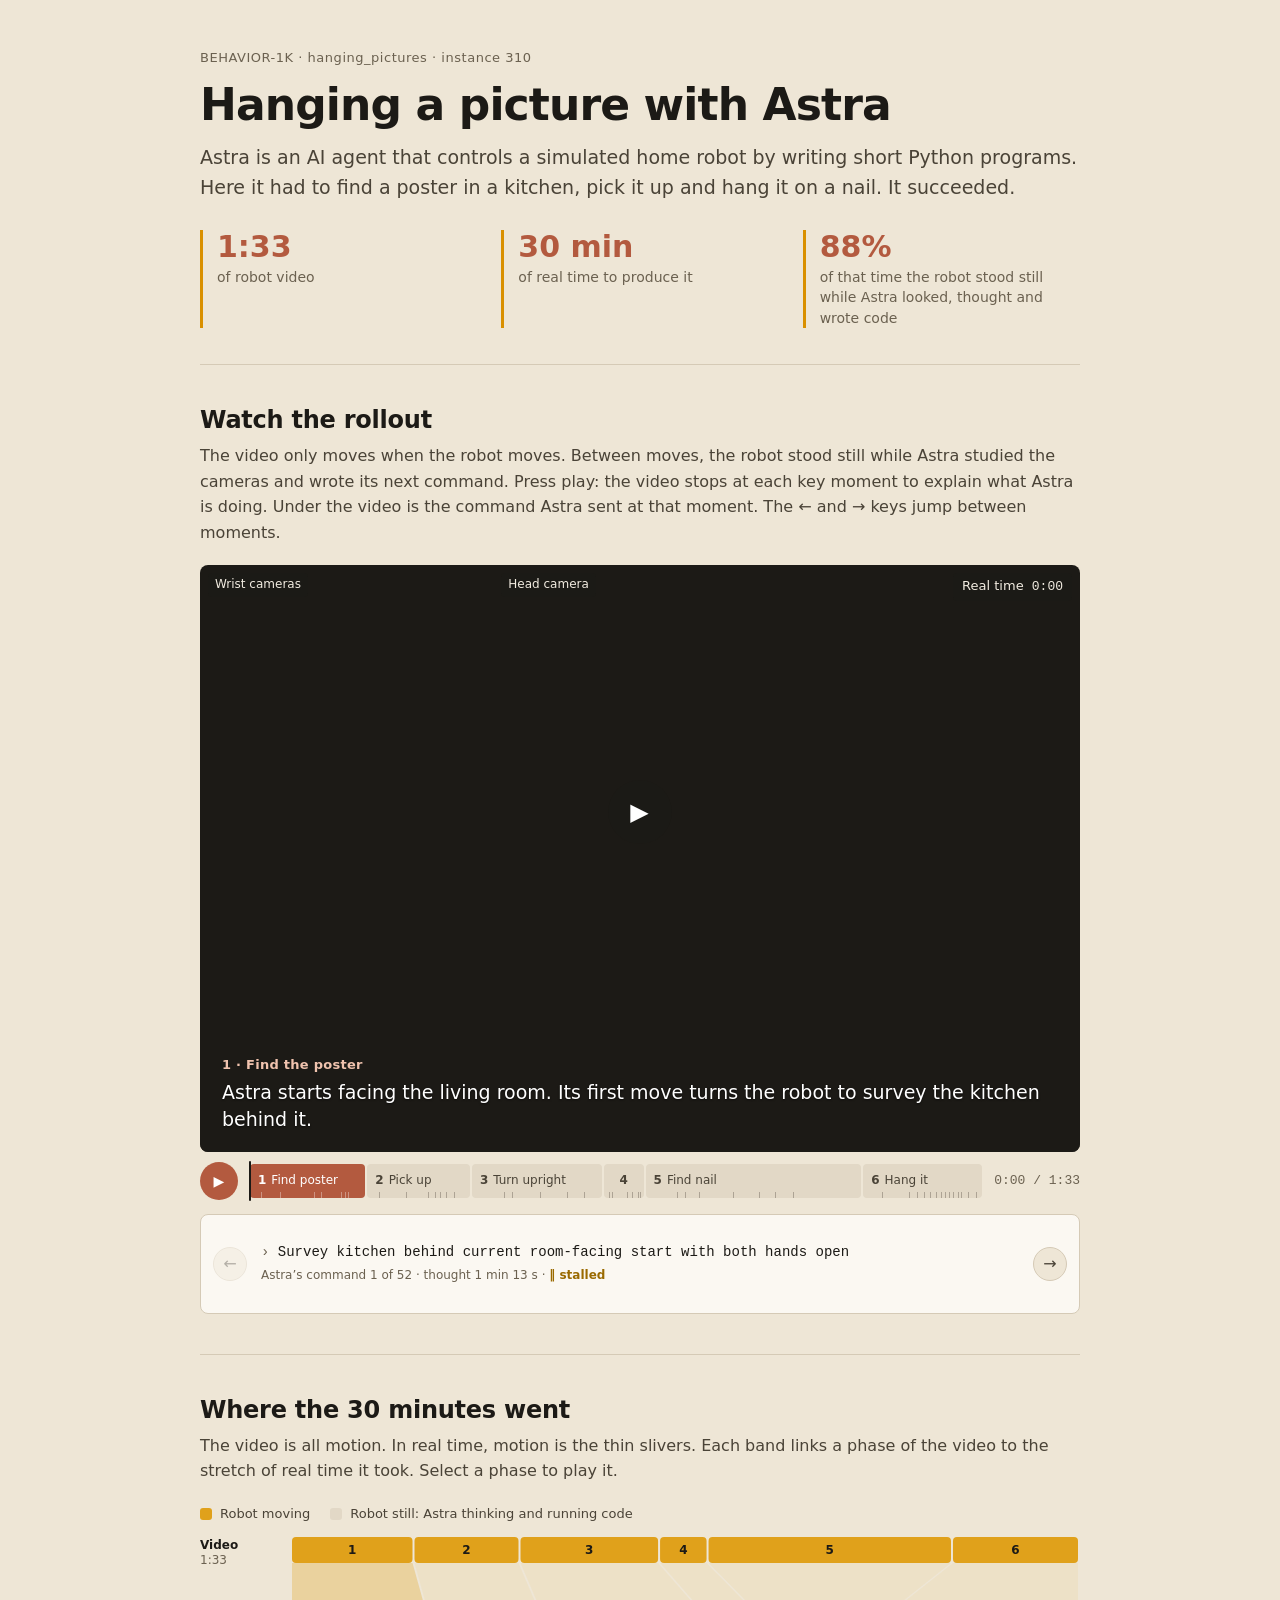
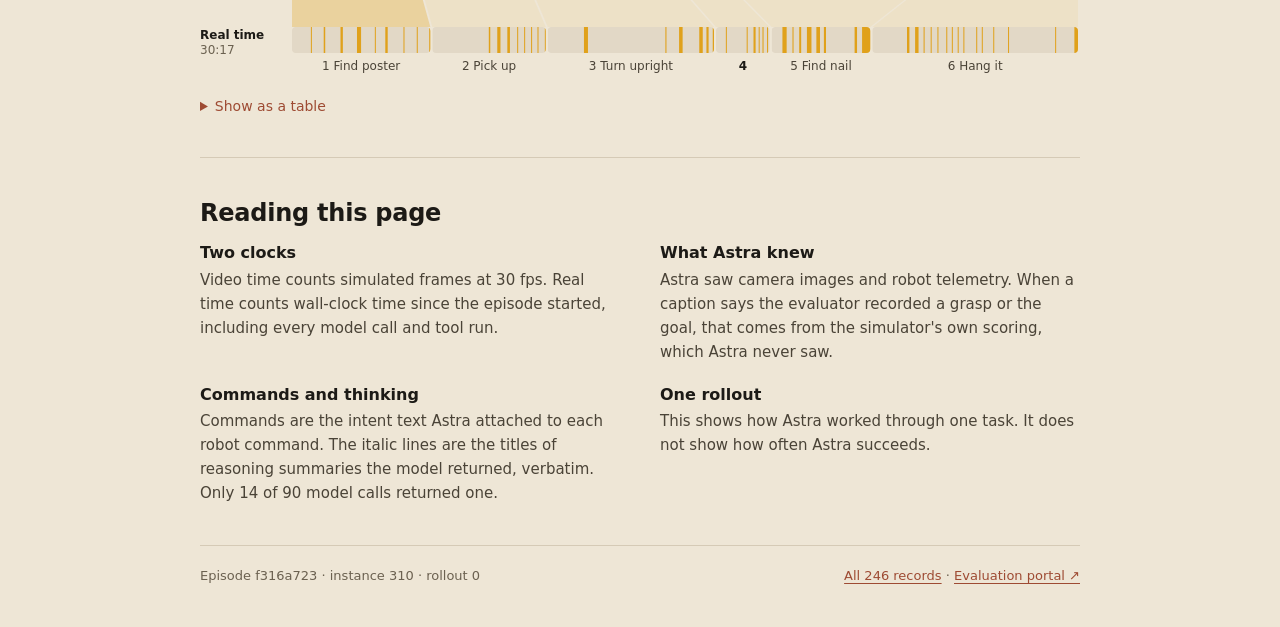
<file: index.html>
<!doctype html>
<html lang="en">
<head>
<meta charset="utf-8">
<meta name="viewport" content="width=device-width,initial-scale=1">
<meta name="description" content="One Astra rollout of the BEHAVIOR hanging_pictures task: the robot video, each of Astra's moves, and where the 30 minutes went.">
<title>Astra hangs a picture</title>
<link rel="stylesheet" href="page.css?v=20261111">
<script src="full-data.js" defer></script>
<script src="page.js?v=20261111" defer></script>
</head>
<body>
<main class="page">

<header class="top">
  <p class="kicker">BEHAVIOR-1K · hanging_pictures · instance 310</p>
  <h1>Hanging a picture with Astra</h1>
  <p class="lede">Astra is an AI agent that controls a simulated home robot by writing short Python programs. Here it had to find a poster in a kitchen, pick it up and hang it on a nail. It succeeded.</p>
  <div class="stats">
    <div><strong id="statVideo">1:33</strong><span>of robot video</span></div>
    <div><strong id="statWall">30 min</strong><span>of real time to produce it</span></div>
    <div><strong id="statStill">88%</strong><span>of that time the robot stood still while Astra looked, thought and wrote code</span></div>
  </div>
</header>

<section id="rollout" aria-labelledby="rolloutTitle">
  <h2 id="rolloutTitle">Watch the rollout</h2>
  <p class="intro">The video only moves when the robot moves. Between moves, the robot stood still while Astra studied the cameras and wrote its next command. Press play: the video stops at each key moment to explain what Astra is doing. Under the video is the command Astra sent at that moment. The ← and → keys jump between moments.</p>

  <div class="viewer">
  <div class="player">
    <div class="screen">
      <video id="video" src="media/episode.mp4" muted playsinline preload="auto" aria-label="Rollout video: wrist cameras on the left, head camera on the right"></video>
      <span class="cam cam-wrist" aria-hidden="true">Wrist cameras</span>
      <span class="cam cam-head" aria-hidden="true">Head camera</span>
      <span class="realclock" title="Real time since the episode started, when this frame was on screen">Real time <strong id="wallClock">0:00</strong></span>
      <button id="bigPlay" class="bigplay" type="button" aria-label="Play the rollout">▶</button>
      <div class="caption" id="caption" aria-live="polite">
        <p class="captionPhase" id="captionPhase"></p>
        <p class="captionText" id="captionText"></p>
        <span class="holdBar" aria-hidden="true"><i id="holdBar"></i></span>
      </div>
    </div>
    <div class="controls">
      <button id="play" type="button" class="round" aria-label="Play">▶</button>
      <div class="strip" id="strip" aria-label="Phases of the rollout"><span class="playhead" id="playhead" aria-hidden="true"></span></div>
      <span id="videoClock" class="mono">0:00 / 1:33</span>
    </div>
  </div>
  <div class="cmdCard">
    <button id="cmdPrev" class="step" type="button" aria-label="Previous command">←</button>
    <div class="cmdBody" aria-live="polite">
      <div id="cmdThinks"></div>
      <p class="cmdText" id="cmdText"></p>
      <p class="meta" id="cmdMeta"></p>
    </div>
    <button id="cmdNext" class="step" type="button" aria-label="Next command">→</button>
  </div>
  </div>
</section>

<section id="time" aria-labelledby="timeTitle">
  <h2 id="timeTitle">Where the 30 minutes went</h2>
  <p class="intro">The video is all motion. In real time, motion is the thin slivers. Each band links a phase of the video to the stretch of real time it took. Select a phase to play it.</p>
  <div class="legend" aria-hidden="true"><span><i class="key moving"></i>Robot moving</span><span><i class="key still"></i>Robot still: Astra thinking and running code</span></div>
  <div class="chart" id="chart"></div>
  <div class="tooltip" id="tooltip" role="status" hidden></div>
  <details class="tableView">
    <summary>Show as a table</summary>
    <div class="tableScroll"><table id="phaseTable"><thead><tr><th>Phase</th><th>Video</th><th>Real time</th><th>Moves</th><th>Stalled</th><th>Timed out</th></tr></thead><tbody></tbody></table></div>
  </details>
</section>

<section id="notes" aria-labelledby="notesTitle">
  <h2 id="notesTitle">Reading this page</h2>
  <dl class="notes">
    <div><dt>Two clocks</dt><dd>Video time counts simulated frames at 30 fps. Real time counts wall-clock time since the episode started, including every model call and tool run.</dd></div>
    <div><dt>What Astra knew</dt><dd>Astra saw camera images and robot telemetry. When a caption says the evaluator recorded a grasp or the goal, that comes from the simulator's own scoring, which Astra never saw.</dd></div>
    <div><dt>Commands and thinking</dt><dd>Commands are the intent text Astra attached to each robot command. The italic lines are the titles of reasoning summaries the model returned, verbatim. Only <span id="summaryCount">14</span> of <span id="modelCount">90</span> model calls returned one.</dd></div>
    <div><dt>One rollout</dt><dd>This shows how Astra worked through one task. It does not show how often Astra succeeds.</dd></div>
  </dl>
</section>

<footer>
  <span>Episode f316a723 · instance 310 · rollout 0</span>
  <span><a href="explorer.html">All 246 records</a> · <a href="https://eval-portal-ulz574edeq-ey.a.run.app/episodes/f316a723-8f24-4ea5-a99e-7d32eeca6784">Evaluation portal ↗</a></span>
</footer>

<noscript><p class="intro">Enable JavaScript to step through the rollout.</p></noscript>
</main>
</body>
</html>
</file>
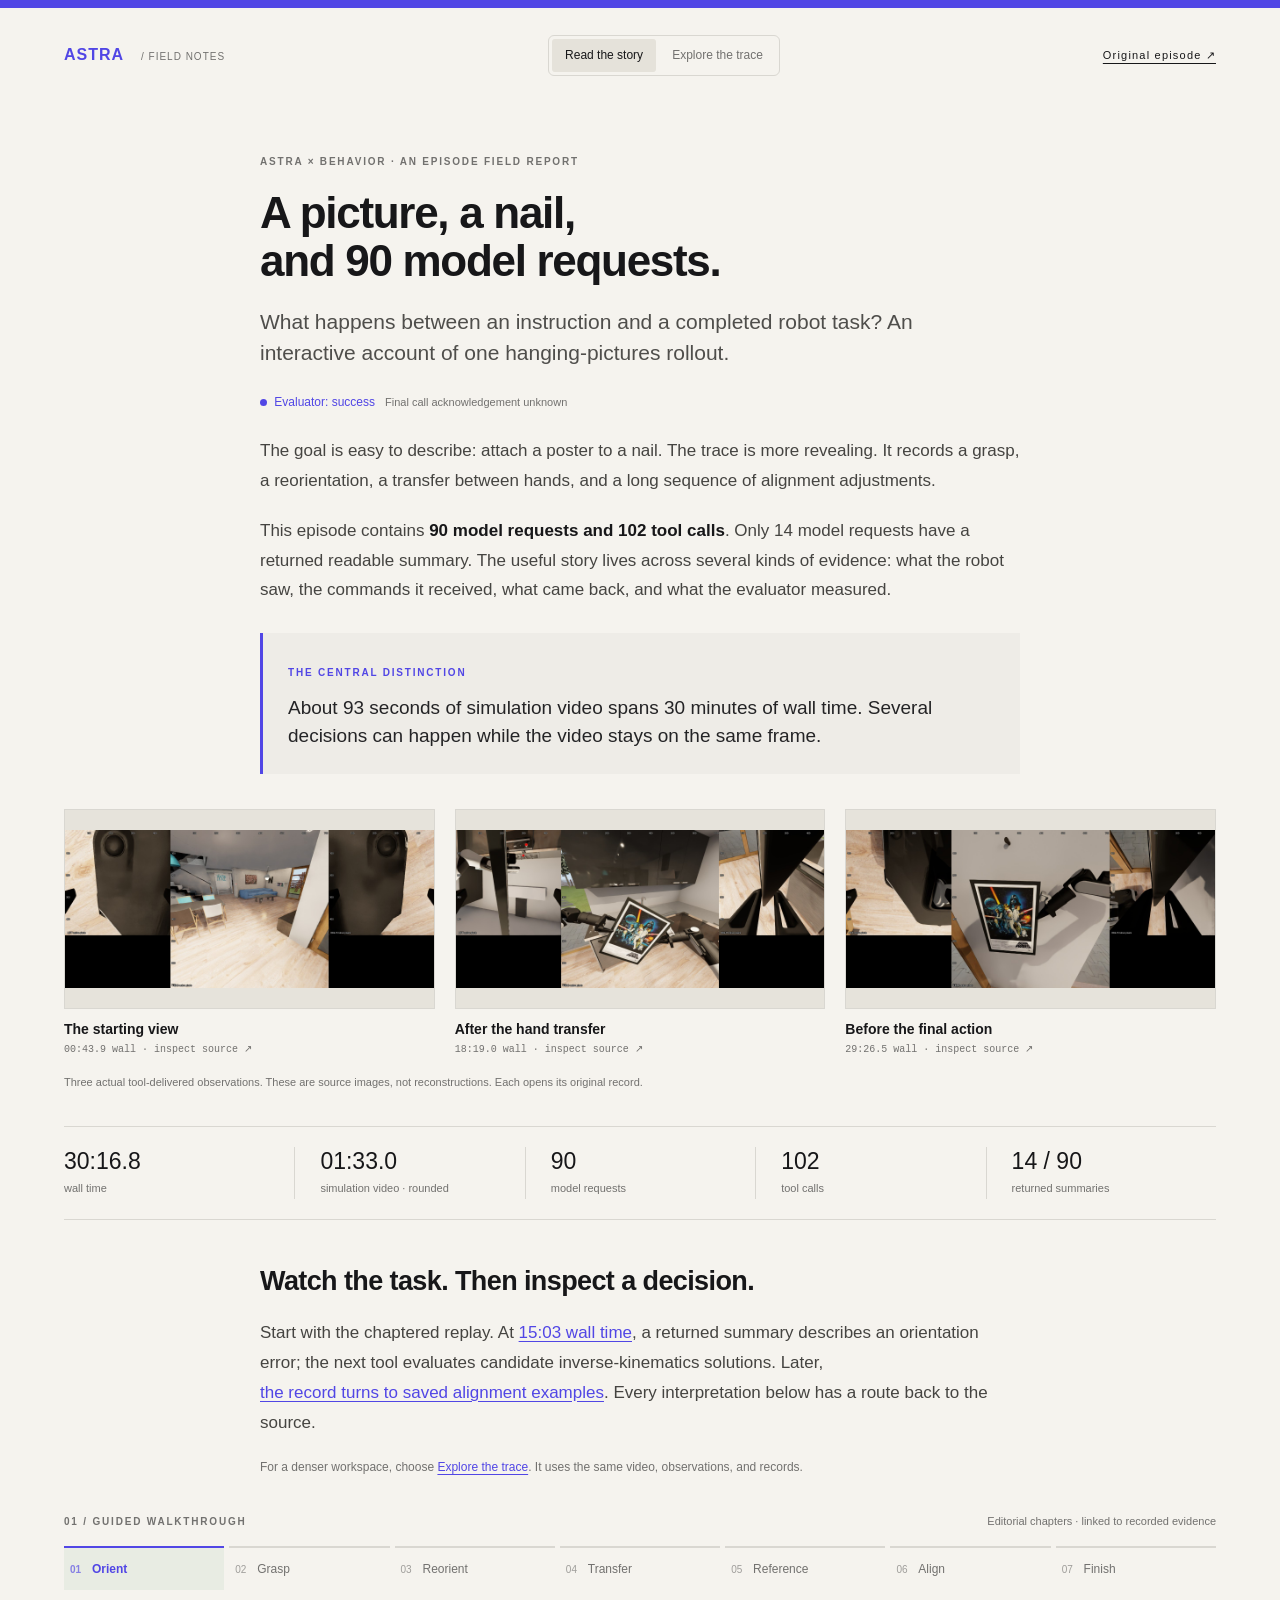
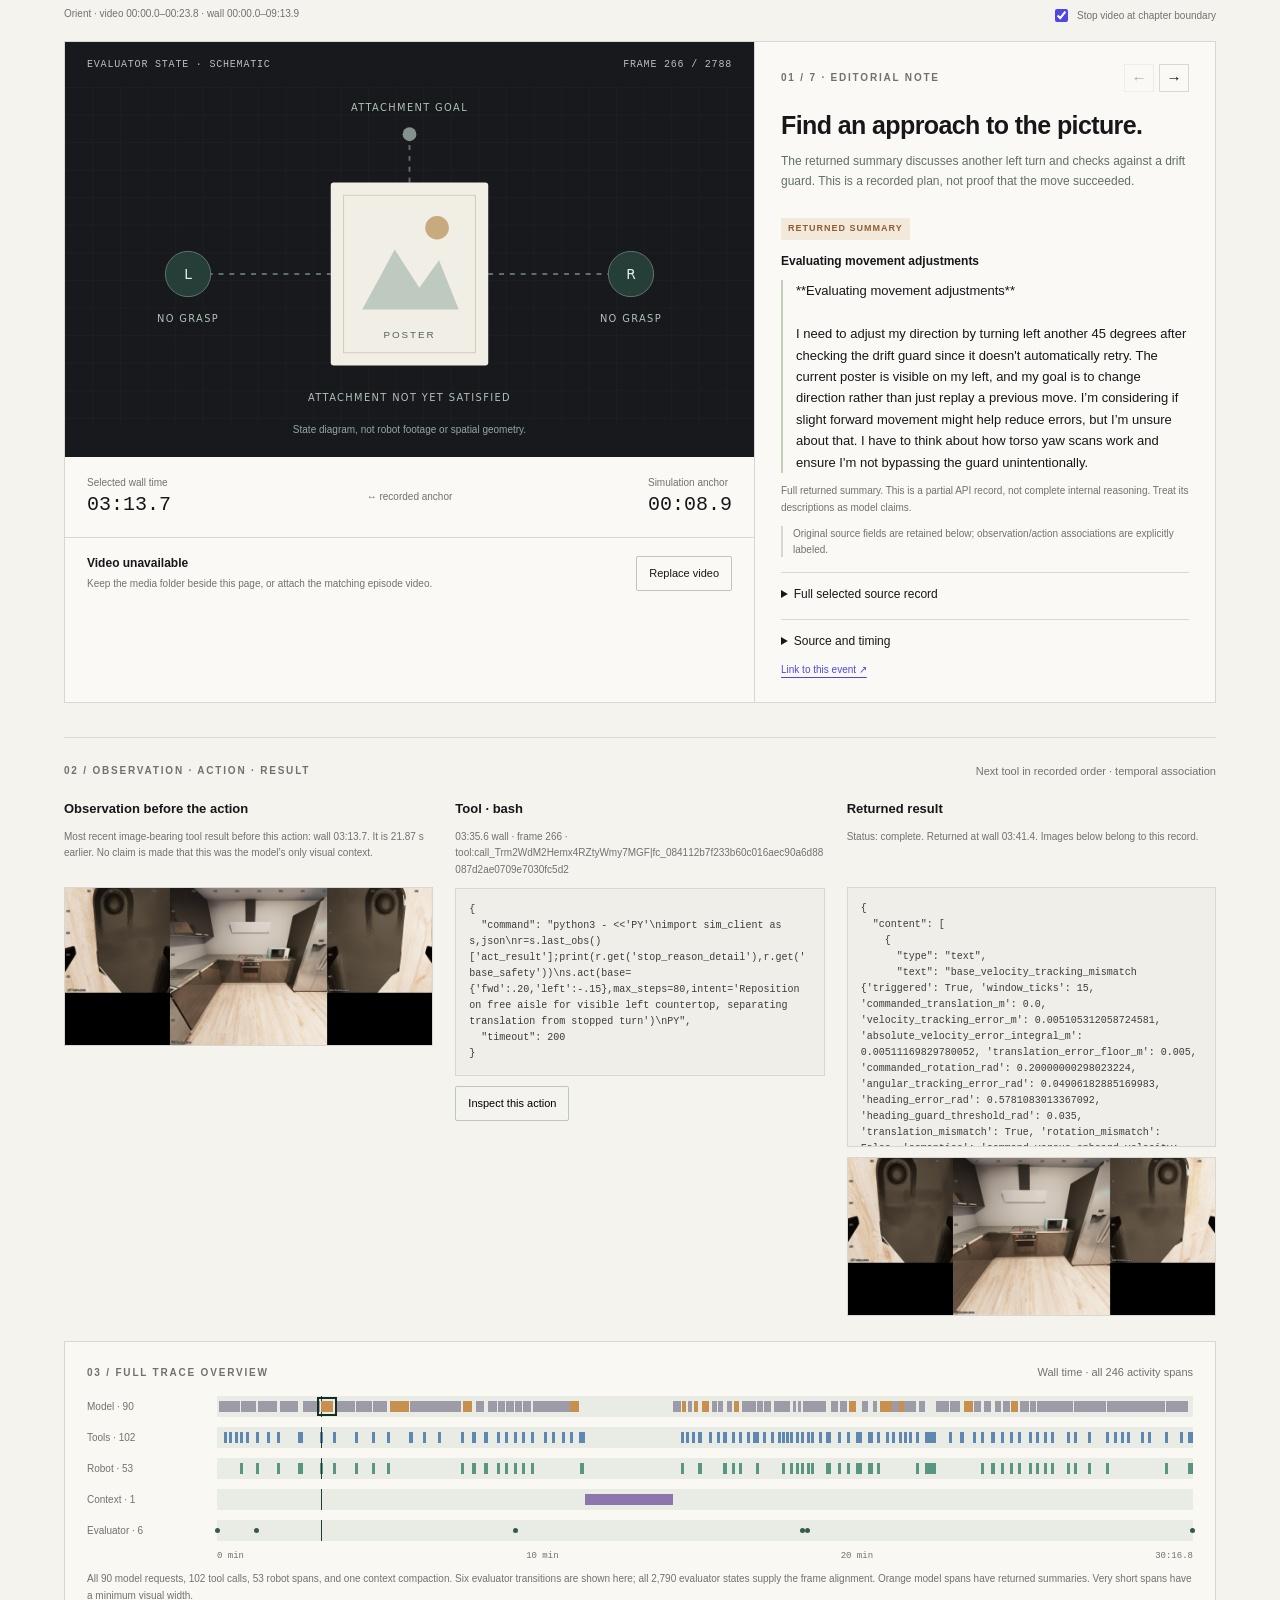
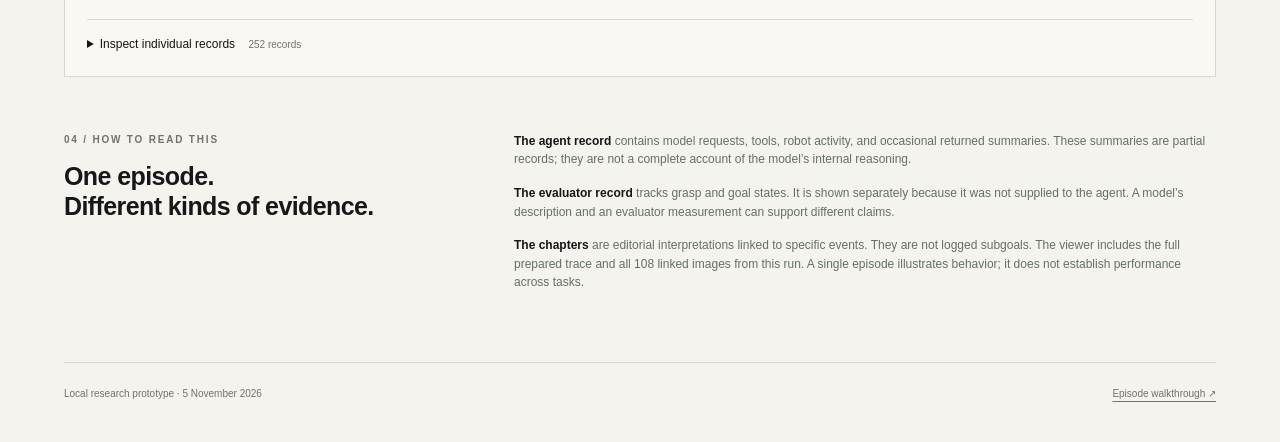
<file: explorer.html>
<!doctype html>
<html lang="en">
<head><meta charset="utf-8"><meta name="viewport" content="width=device-width,initial-scale=1"><meta name="description" content="An evidence-linked walkthrough of one Astra BEHAVIOR episode."><title>Astra · A picture, a nail, and 90 model requests</title><link rel="stylesheet" href="style.css"><link rel="stylesheet" href="edition.css"><script src="data.js" defer></script><script src="full-data.js" defer></script><script src="app.js" defer></script><script src="views.js" defer></script></head>
<body>
<div class="toprule"></div><header class="mast"><a class="wordmark" href="index.html">ASTRA <span>/ FIELD NOTES</span></a><div class="viewmodes" aria-label="View mode"><button id="storyMode" aria-pressed="true">Read the story</button><button id="explorerMode" aria-pressed="false">Explore the trace</button></div><a id="portal" target="_blank" rel="noreferrer">Original episode ↗</a></header>
<main>
<section class="intro"><div><p class="eyebrow">ASTRA × BEHAVIOR · AN EPISODE FIELD REPORT</p><h1>A picture, a nail,<br>and 90 model requests.</h1><p class="dek">What happens between an instruction and a completed robot task? An interactive account of one hanging-pictures rollout.</p></div><div class="outcome"><span class="dot"></span> Evaluator: success<small>Final call acknowledgement unknown</small></div></section>
<section class="storyintro"><p>The goal is easy to describe: attach a poster to a nail. The trace is more revealing. It records a grasp, a reorientation, a transfer between hands, and a long sequence of alignment adjustments.</p><p>This episode contains <strong>90 model requests and 102 tool calls</strong>. Only 14 model requests have a returned readable summary. The useful story lives across several kinds of evidence: what the robot saw, the commands it received, what came back, and what the evaluator measured.</p><div class="storycallout"><span>THE CENTRAL DISTINCTION</span><p>About 93 seconds of simulation video spans 30 minutes of wall time. Several decisions can happen while the video stays on the same frame.</p></div></section><figure class="storyfilm"><div class="filmrow"><button class="filmcard" data-story-event="tool:call_P1Q9e20BwEgarjrkahhqazZL|fc_084112b7f233b60c016aec8ffa87c487d2aa38fa9149d3d3ad"><img src="media/observations/c7369f02-d592-434c-91ec-ac0c828eb79c.jpg" alt="Actual observation delivered in the tool result"><span>The starting view</span><small>00:43.9 wall · inspect source ↗</small></button><button class="filmcard" data-story-event="tool:call_8fRml9ySRWiolmyFP7SbBQ13|fc_084112b7f233b60c016aec9419378087d29d850c9f042e3d8b"><img src="media/observations/a1255be1-706c-463a-99b4-e63e704a30ef.jpg" alt="Actual observation delivered in the tool result"><span>After the hand transfer</span><small>18:19.0 wall · inspect source ↗</small></button><button class="filmcard" data-story-event="tool:call_l2Z2W7f5HGXjsxvgHtpJwVV7|fc_084112b7f233b60c016aec96b3236c87d2a74d17446b85e6d8"><img src="media/observations/503ab721-4763-4ad3-948c-b62a5fbb8fc8.jpg" alt="Actual observation delivered in the tool result"><span>Before the final action</span><small>29:26.5 wall · inspect source ↗</small></button></div><figcaption>Three actual tool-delivered observations. These are source images, not reconstructions. Each opens its original record.</figcaption></figure><div class="metrics"><div><strong>30:16.8</strong><span>wall time</span></div><div><strong>01:33.0</strong><span>simulation video · rounded</span></div><div><strong>90</strong><span>model requests</span></div><div><strong>102</strong><span>tool calls</span></div><div><strong>14 / 90</strong><span>returned summaries</span></div></div>
<section class="storyintro storybridge"><h2>Watch the task. Then inspect a decision.</h2><p>Start with the chaptered replay. At <button class="inlinejump" data-chapter="2">15:03 wall time</button>, a returned summary describes an orientation error; the next tool evaluates candidate inverse-kinematics solutions. Later, <button class="inlinejump" data-chapter="4">the record turns to saved alignment examples</button>. Every interpretation below has a route back to the source.</p><p class="storyhint">For a denser workspace, choose <button class="inlinejump" id="inlineExplore">Explore the trace</button>. It uses the same video, observations, and records.</p></section><section id="walkthrough" class="walkthrough" aria-label="Episode walkthrough">
<div class="sectionhead"><p class="eyebrow">01 / GUIDED WALKTHROUGH</p><span>Editorial chapters · linked to recorded evidence</span></div>
<nav id="chapters" class="chapters" aria-label="Episode chapters"></nav>
<div class="chapterwindow"><span id="chapterWindow"></span><label><input id="chapterOnly" type="checkbox" checked> Stop video at chapter boundary</label></div>
<div class="workspace">
<div class="visual">
  <div class="visualbar"><span id="visualLabel">EVALUATOR STATE · SCHEMATIC</span><span id="frameLabel"></span></div>
  <div class="stage">
    <div id="schematic"><svg viewBox="0 0 700 340" role="img" aria-labelledby="diagramTitle diagramDesc"><title id="diagramTitle">Recorded grasp and attachment state</title><desc id="diagramDesc">A schematic of the poster, two grippers, and attachment goal. Not a reconstruction of robot position.</desc><defs><pattern id="grid" width="28" height="28" patternUnits="userSpaceOnUse"><path d="M 28 0 L 0 0 0 28" fill="none" stroke="#ffffff" stroke-opacity=".035"/></pattern></defs><rect width="700" height="340" fill="url(#grid)"/><path id="leftLine" d="M 145 190 L 270 190" class="gripline"/><path id="rightLine" d="M 430 190 L 555 190" class="gripline"/><path id="goalLine" d="M 350 97 L 350 55" class="gripline"/><circle cx="350" cy="48" r="7" fill="#84918f"/><text x="350" y="24" text-anchor="middle" class="svgsmall">ATTACHMENT GOAL</text><g id="poster"><rect x="270" y="97" width="160" height="186" rx="3" fill="#f1eee5"/><rect x="283" y="110" width="134" height="160" fill="none" stroke="#d3ccbc"/><path d="M302 226 L335 165 L360 204 L380 176 L400 226Z" fill="#becac0"/><circle cx="378" cy="143" r="12" fill="#c8aa7f"/><text x="350" y="255" text-anchor="middle" fill="#53625a" font-size="10" letter-spacing="2">POSTER</text></g><circle id="leftNode" cx="125" cy="190" r="23" class="gripnode"/><circle id="rightNode" cx="575" cy="190" r="23" class="gripnode"/><text x="125" y="195" text-anchor="middle" class="svghand">L</text><text x="575" y="195" text-anchor="middle" class="svghand">R</text><text id="leftText" x="125" y="239" text-anchor="middle" class="svgsmall"></text><text id="rightText" x="575" y="239" text-anchor="middle" class="svgsmall"></text><text id="goalText" x="350" y="319" text-anchor="middle" class="svgsmall"></text></svg><p>State diagram, not robot footage or spatial geometry.</p></div>
    <video id="video" controls preload="metadata" hidden aria-label="Local episode video"></video>
  </div>
  <div class="clockbar"><div><span>Selected wall time</span><strong id="wallClock"></strong></div><span class="clocklink">↔ <span id="alignment">recorded anchor</span></span><div><span>Simulation anchor</span><strong id="simClock"></strong></div></div>
  <div class="media"><div><strong id="mediaTitle">Loading episode video</strong><small id="mediaNote">The original rollout is bundled with this prototype.</small></div><label class="button secondary" for="videoFile">Replace video<input id="videoFile" type="file" accept="video/*" class="sr-only"></label><button id="showState" class="textbutton" hidden>Show diagram</button></div>
</div>
<aside class="inspector" aria-label="Selected evidence"><div class="inspectorheading"><span id="chapterNum" class="eyebrow"></span><div><button id="previous" class="step" aria-label="Previous chapter">←</button><button id="next" class="step" aria-label="Next chapter">→</button></div></div><h2 id="chapterTitle"></h2><p id="chapterNote" class="annotation"></p><p id="origin" class="origin"></p><h3 id="eventTitle"></h3><blockquote id="evidence"></blockquote><p id="evidenceNote" class="fine"></p><p id="missingEvidence" class="missing"></p><details><summary>Full selected source record</summary><pre id="rawRecord" class="payload"></pre></details><div id="terminal" class="terminal" hidden><strong>Two separate records</strong><p><span class="success">Task goal: satisfied</span><br>Robot status: error<br>Final tool status: interrupted</p><p>The portal warning says the evaluator closed the pending robot call after the goal was satisfied. Its acknowledgement is unknown.</p></div><details><summary>Source and timing</summary><dl id="sourceDetails"></dl></details><a id="permalink" class="permalink">Link to this event ↗</a></aside>
</div>
<section class="evidencechain" aria-label="Observation action and result"><div class="sectionhead"><p class="eyebrow">02 / OBSERVATION · ACTION · RESULT</p><span id="chainRelation"></span></div><div class="chaincolumns"><article><h3>Observation before the action</h3><p id="beforeCaption" class="fine"></p><div id="beforeImages" class="observationimages"></div></article><article><h3 id="actionHeading">Recorded action</h3><p id="actionCaption" class="fine"></p><pre id="actionPayload" class="payload"></pre><button id="inspectAction" class="button secondary">Inspect this action</button></article><article><h3>Returned result</h3><p id="resultCaption" class="fine"></p><pre id="resultPayload" class="payload"></pre><div id="afterImages" class="observationimages"></div></article></div></section>
<div class="timeline"><div class="sectionhead"><p class="eyebrow">03 / FULL TRACE OVERVIEW</p><span>Wall time · all 246 activity spans</span></div><div id="traceMap" aria-label="Wall-time map of recorded spans"></div><div id="lanes"></div><div class="axis"><span>0 min</span><span>10 min</span><span>20 min</span><span>30:16.8</span></div><p class="fine">All 90 model requests, 102 tool calls, 53 robot spans, and one context compaction. Six evaluator transitions are shown here; all 2,790 evaluator states supply the frame alignment. Orange model spans have returned summaries. Very short spans have a minimum visual width.</p><details id="eventBrowser"><summary>Inspect individual records <span id="eventCount"></span></summary><div class="filters"><label>Find a record <input id="searchRecords" type="search" placeholder="Action, command, summary, or ID"></label><label>Scope <select id="scope"><option value="all">Entire episode</option><option value="chapter">Selected chapter</option></select></label><label>Record type <select id="filter"><option value="all">All records</option><option value="model">Model requests without summaries</option><option value="tool">Tool calls</option><option value="summary">Returned summaries</option><option value="robot">Robot activity</option><option value="state">Evaluator state changes</option><option value="context">Context</option></select></label></div><div class="recordnav"><button id="previousRecord" class="button secondary">← Previous record</button><span id="recordPosition"></span><button id="nextRecord" class="button secondary">Next record →</button></div><div id="events" class="eventlist"></div></details></div>
</section>
<section class="reading"><div><p class="eyebrow">04 / HOW TO READ THIS</p><h2>One episode.<br>Different kinds of evidence.</h2></div><div><p><strong>The agent record</strong> contains model requests, tools, robot activity, and occasional returned summaries. These summaries are partial records; they are not a complete account of the model’s internal reasoning.</p><p><strong>The evaluator record</strong> tracks grasp and goal states. It is shown separately because it was not supplied to the agent. A model’s description and an evaluator measurement can support different claims.</p><p><strong>The chapters</strong> are editorial interpretations linked to specific events. They are not logged subgoals. The viewer includes the full prepared trace and all 108 linked images from this run. A single episode illustrates behavior; it does not establish performance across tasks.</p></div></section>
<footer><span>Local research prototype · 5 November 2026</span><a href="index.html">Episode walkthrough ↗</a></footer>
</main></body></html>
</file>
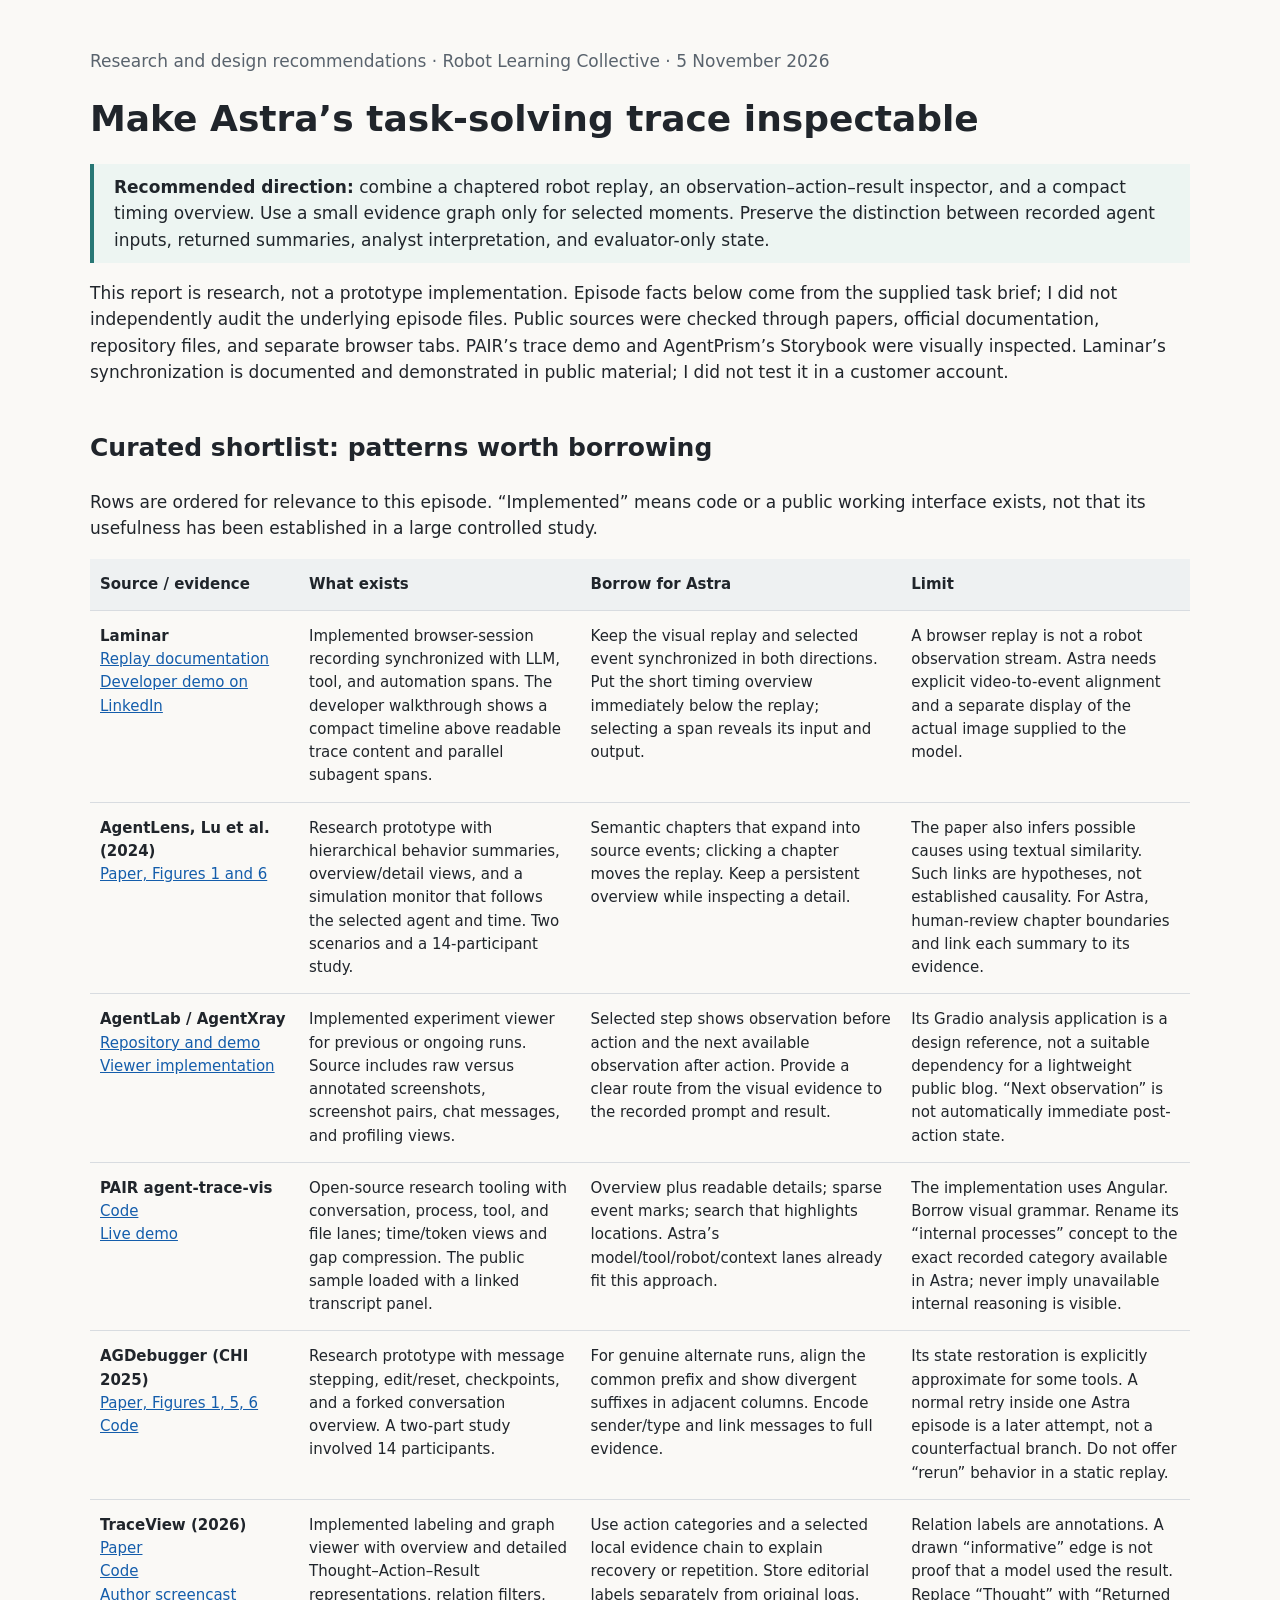
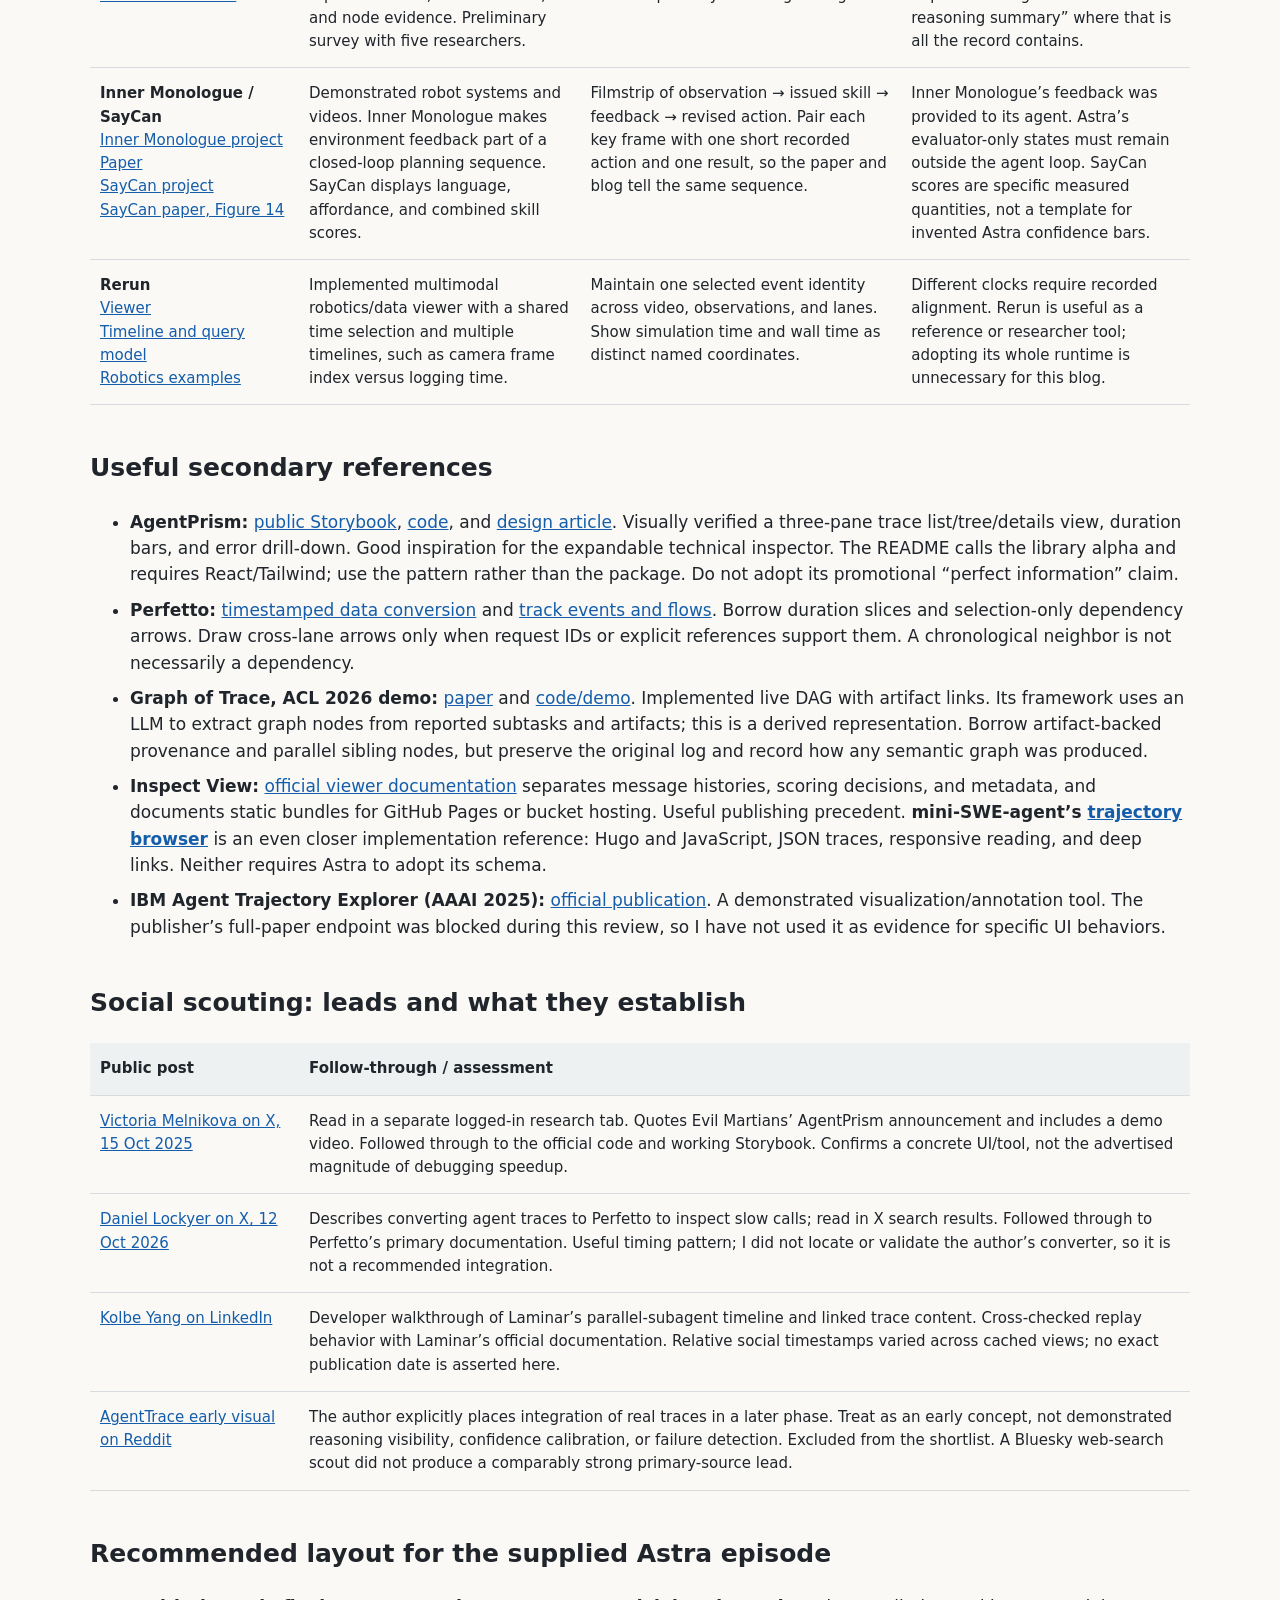
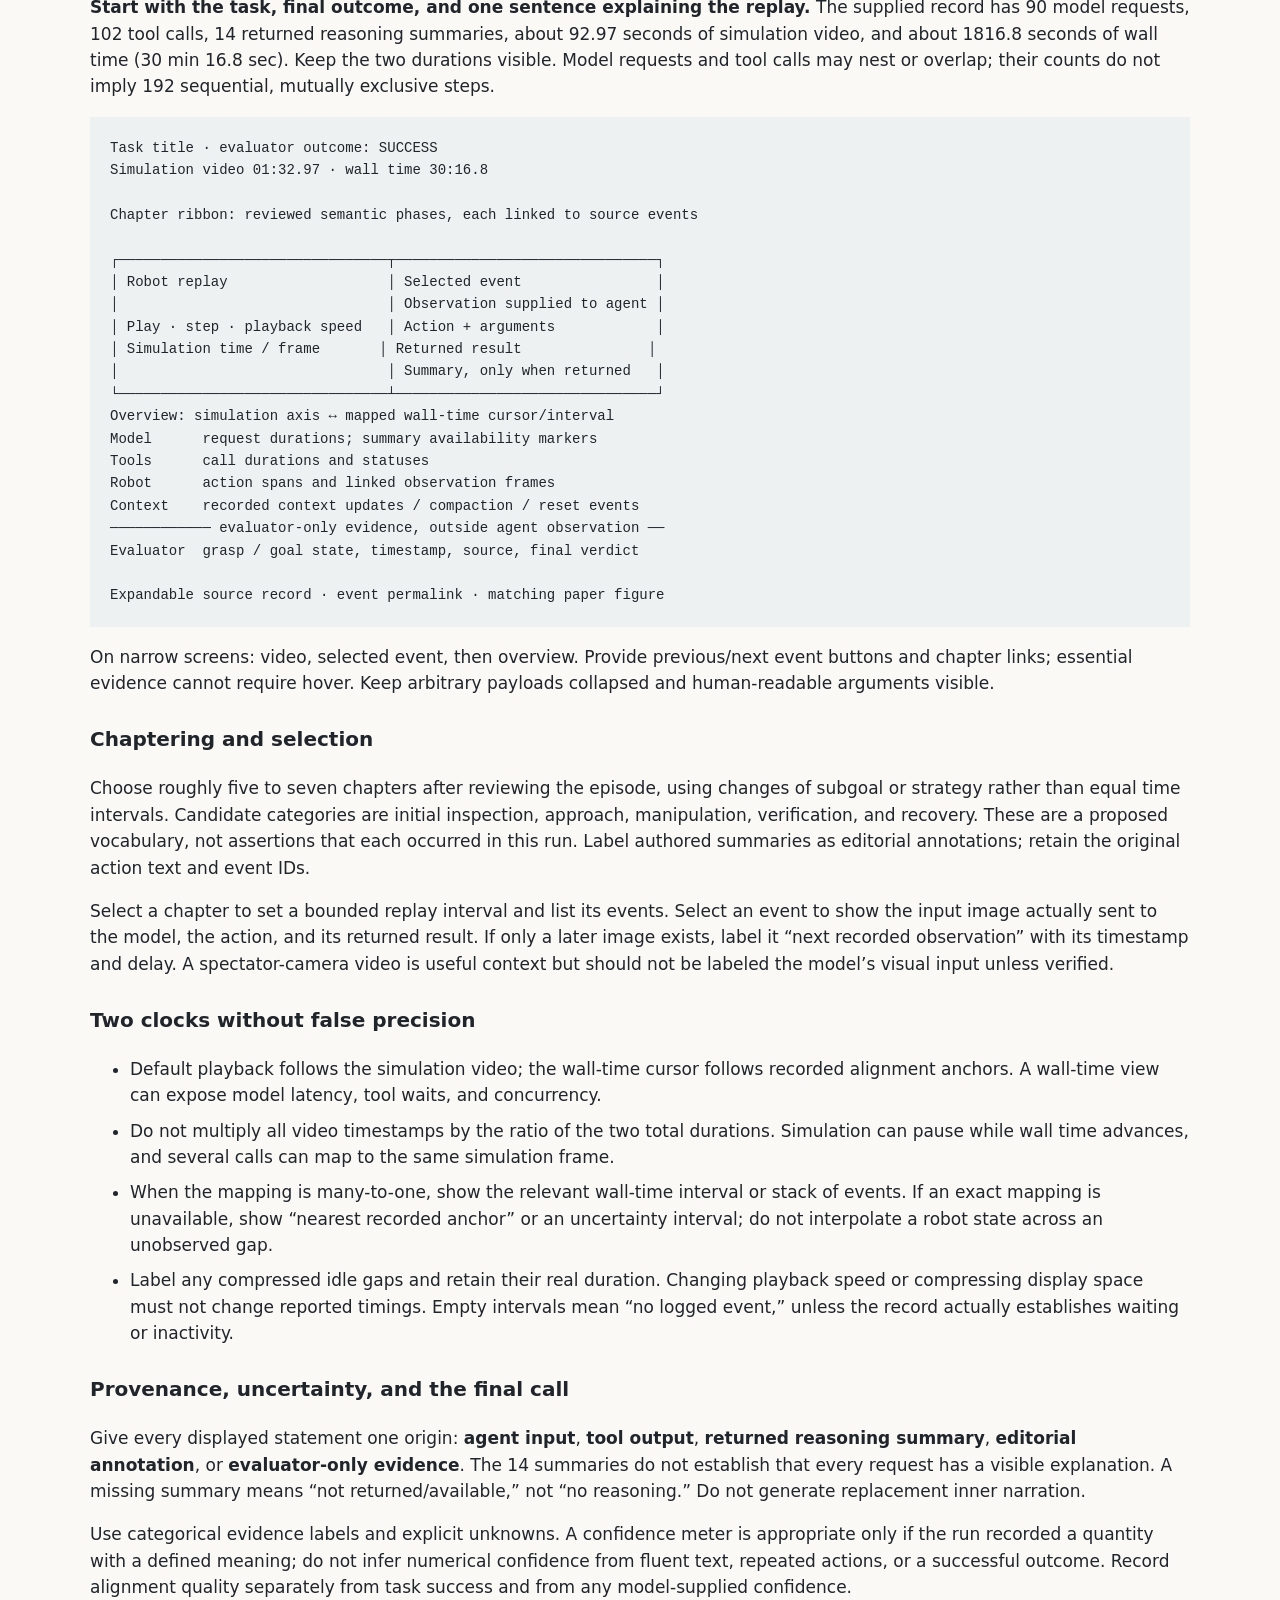
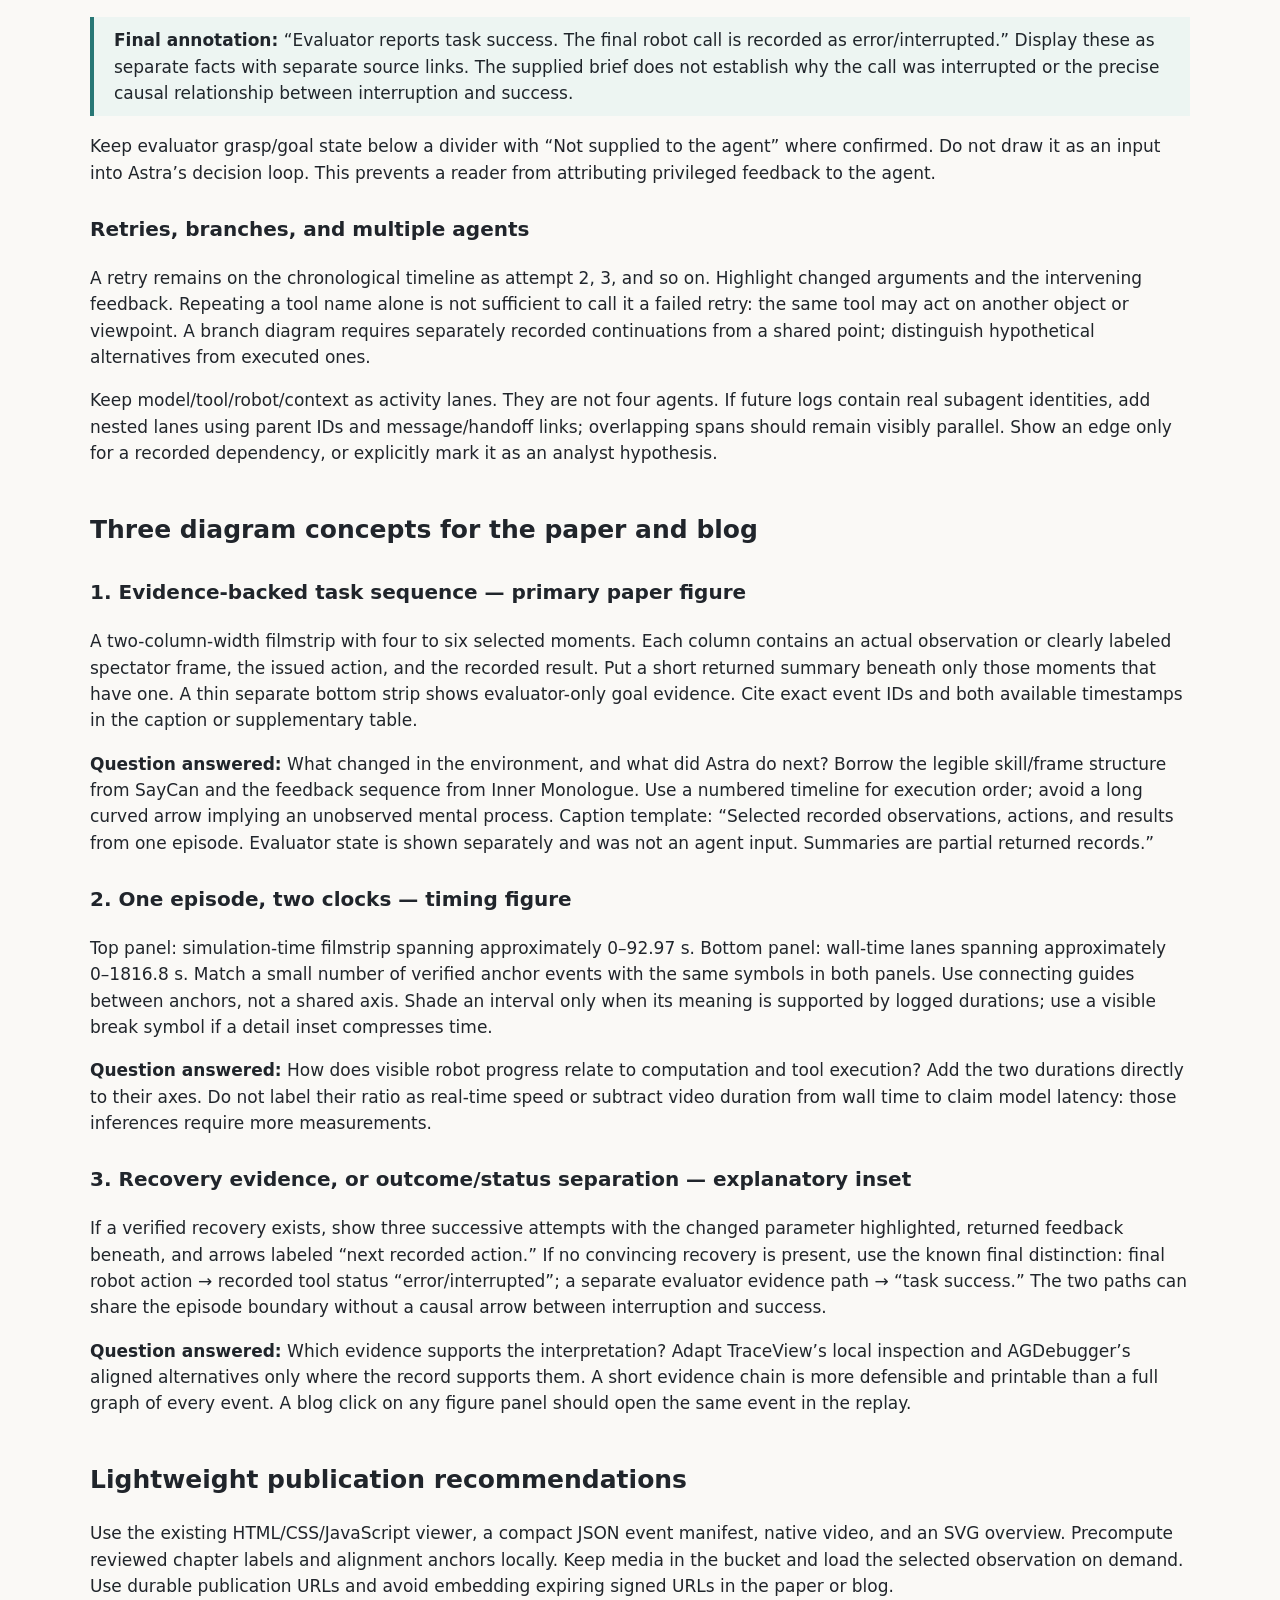
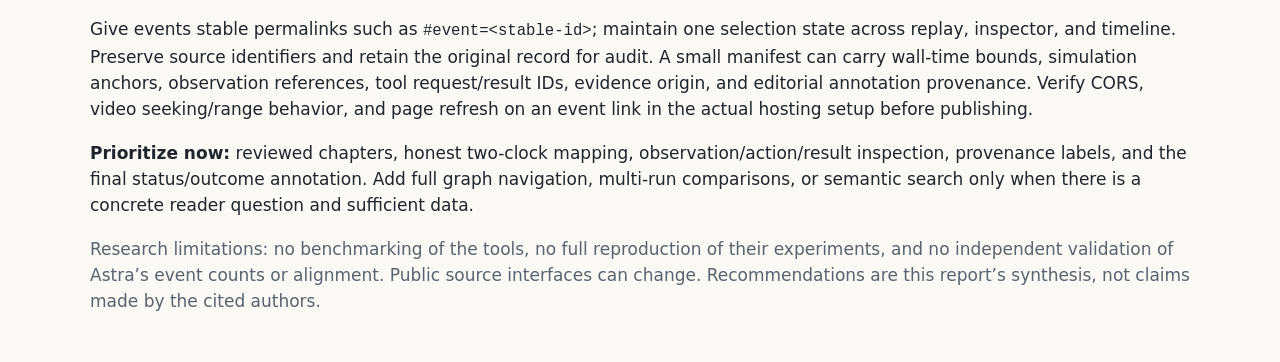
<file: research.html>
<!doctype html>
<html lang="en"><meta charset="utf-8"><meta name="viewport" content="width=device-width,initial-scale=1"><title>Astra trace visualization research</title>
<style>body{font:17px/1.55 system-ui,sans-serif;color:#20252b;background:#faf9f6;max-width:1100px;margin:48px auto;padding:0 24px}h1{font-size:36px;line-height:1.15}h2{margin-top:44px;font-size:25px}h3{margin-top:28px;font-size:20px}a{color:#145dab}small,.meta{color:#59636d}table{border-collapse:collapse;width:100%;font-size:15px}td,th{padding:14px 10px;border-bottom:1px solid #d8dce0;vertical-align:top;text-align:left}th{background:#eef1f2}td:first-child{width:19%}pre{white-space:pre-wrap;background:#edf1f2;padding:20px;line-height:1.6;font-size:14px}.callout{border-left:4px solid #287775;padding:10px 20px;background:#edf5f2}li{margin:9px 0}.tag{font-weight:600;color:#466260}code{font-size:.92em}@media(max-width:650px){body{margin:24px auto;padding:0 16px}table,tbody,tr,td{display:block}thead{display:none}td:first-child{width:auto;font-weight:700}td{padding:8px 0}tr{margin-bottom:22px}h1{font-size:29px}}@media print{body{background:white;font-size:11pt;margin:0;max-width:none}h2,h3{break-after:avoid}tr,.callout,pre{break-inside:avoid}a{color:#175995}}</style>
<body>
<p class="meta">Research and design recommendations · Robot Learning Collective · 5 November 2026</p>
<h1>Make Astra’s task-solving trace inspectable</h1>
<p class="callout"><strong>Recommended direction:</strong> combine a chaptered robot replay, an observation–action–result inspector, and a compact timing overview. Use a small evidence graph only for selected moments. Preserve the distinction between recorded agent inputs, returned summaries, analyst interpretation, and evaluator-only state.</p>
<p>This report is research, not a prototype implementation. Episode facts below come from the supplied task brief; I did not independently audit the underlying episode files. Public sources were checked through papers, official documentation, repository files, and separate browser tabs. PAIR’s trace demo and AgentPrism’s Storybook were visually inspected. Laminar’s synchronization is documented and demonstrated in public material; I did not test it in a customer account.</p>

<h2>Curated shortlist: patterns worth borrowing</h2>
<p>Rows are ordered for relevance to this episode. “Implemented” means code or a public working interface exists, not that its usefulness has been established in a large controlled study.</p>
<table><thead><tr><th>Source / evidence</th><th>What exists</th><th>Borrow for Astra</th><th>Limit</th></tr></thead><tbody>
<tr><td><strong>Laminar</strong><br><a href="https://laminar.sh/docs/tracing/browser-agent-observability">Replay documentation</a><br><a href="https://www.linkedin.com/posts/kolbeyang_new-visualization-for-debugging-long-running-activity-7425026351989997568-0Ql6">Developer demo on LinkedIn</a></td><td>Implemented browser-session recording synchronized with LLM, tool, and automation spans. The developer walkthrough shows a compact timeline above readable trace content and parallel subagent spans.</td><td>Keep the visual replay and selected event synchronized in both directions. Put the short timing overview immediately below the replay; selecting a span reveals its input and output.</td><td>A browser replay is not a robot observation stream. Astra needs explicit video-to-event alignment and a separate display of the actual image supplied to the model.</td></tr>
<tr><td><strong>AgentLens, Lu et al. (2024)</strong><br><a href="https://arxiv.org/html/2402.08995v1">Paper, Figures 1 and 6</a></td><td>Research prototype with hierarchical behavior summaries, overview/detail views, and a simulation monitor that follows the selected agent and time. Two scenarios and a 14-participant study.</td><td>Semantic chapters that expand into source events; clicking a chapter moves the replay. Keep a persistent overview while inspecting a detail.</td><td>The paper also infers possible causes using textual similarity. Such links are hypotheses, not established causality. For Astra, human-review chapter boundaries and link each summary to its evidence.</td></tr>
<tr><td><strong>AgentLab / AgentXray</strong><br><a href="https://github.com/ServiceNow/AgentLab#-analyse-results">Repository and demo</a><br><a href="https://github.com/ServiceNow/AgentLab/blob/main/src/agentlab/analyze/agent_xray.py">Viewer implementation</a></td><td>Implemented experiment viewer for previous or ongoing runs. Source includes raw versus annotated screenshots, screenshot pairs, chat messages, and profiling views.</td><td>Selected step shows observation before action and the next available observation after action. Provide a clear route from the visual evidence to the recorded prompt and result.</td><td>Its Gradio analysis application is a design reference, not a suitable dependency for a lightweight public blog. “Next observation” is not automatically immediate post-action state.</td></tr>
<tr><td><strong>PAIR agent-trace-vis</strong><br><a href="https://github.com/PAIR-code/agent-trace-vis">Code</a><br><a href="https://agent-trace-vis.netlify.app/#/agentic-traces">Live demo</a></td><td>Open-source research tooling with conversation, process, tool, and file lanes; time/token views and gap compression. The public sample loaded with a linked transcript panel.</td><td>Overview plus readable details; sparse event marks; search that highlights locations. Astra’s model/tool/robot/context lanes already fit this approach.</td><td>The implementation uses Angular. Borrow visual grammar. Rename its “internal processes” concept to the exact recorded category available in Astra; never imply unavailable internal reasoning is visible.</td></tr>
<tr><td><strong>AGDebugger (CHI 2025)</strong><br><a href="https://arxiv.org/html/2503.02068v1">Paper, Figures 1, 5, 6</a><br><a href="https://github.com/microsoft/agdebugger">Code</a></td><td>Research prototype with message stepping, edit/reset, checkpoints, and a forked conversation overview. A two-part study involved 14 participants.</td><td>For genuine alternate runs, align the common prefix and show divergent suffixes in adjacent columns. Encode sender/type and link messages to full evidence.</td><td>Its state restoration is explicitly approximate for some tools. A normal retry inside one Astra episode is a later attempt, not a counterfactual branch. Do not offer “rerun” behavior in a static replay.</td></tr>
<tr><td><strong>TraceView (2026)</strong><br><a href="https://arxiv.org/html/2606.22110v1">Paper</a><br><a href="https://github.com/SOAR-Lab/agent-traj-visualization">Code</a><br><a href="https://youtu.be/9ZCh7Ifj2AQ">Author screencast</a></td><td>Implemented labeling and graph viewer with overview and detailed Thought–Action–Result representations, relation filters, and node evidence. Preliminary survey with five researchers.</td><td>Use action categories and a selected local evidence chain to explain recovery or repetition. Store editorial labels separately from original logs.</td><td>Relation labels are annotations. A drawn “informative” edge is not proof that a model used the result. Replace “Thought” with “Returned reasoning summary” where that is all the record contains.</td></tr>
<tr><td><strong>Inner Monologue / SayCan</strong><br><a href="https://inner-monologue.github.io/">Inner Monologue project</a><br><a href="https://arxiv.org/abs/2207.05608">Paper</a><br><a href="https://say-can.github.io/">SayCan project</a><br><a href="https://say-can.github.io/assets/palm_saycan.pdf">SayCan paper, Figure 14</a></td><td>Demonstrated robot systems and videos. Inner Monologue makes environment feedback part of a closed-loop planning sequence. SayCan displays language, affordance, and combined skill scores.</td><td>Filmstrip of observation → issued skill → feedback → revised action. Pair each key frame with one short recorded action and one result, so the paper and blog tell the same sequence.</td><td>Inner Monologue’s feedback was provided to its agent. Astra’s evaluator-only states must remain outside the agent loop. SayCan scores are specific measured quantities, not a template for invented Astra confidence bars.</td></tr>
<tr><td><strong>Rerun</strong><br><a href="https://rerun.io/docs/getting-started/configure-the-viewer">Viewer</a><br><a href="https://rerun.io/docs/concepts/logging-and-ingestion/latest-at">Timeline and query model</a><br><a href="https://rerun.io/examples">Robotics examples</a></td><td>Implemented multimodal robotics/data viewer with a shared time selection and multiple timelines, such as camera frame index versus logging time.</td><td>Maintain one selected event identity across video, observations, and lanes. Show simulation time and wall time as distinct named coordinates.</td><td>Different clocks require recorded alignment. Rerun is useful as a reference or researcher tool; adopting its whole runtime is unnecessary for this blog.</td></tr>
</tbody></table>

<h2>Useful secondary references</h2>
<ul>
<li><strong>AgentPrism:</strong> <a href="https://storybook.agent-prism.evilmartians.io/?path=/story/demo-traceviewer--trace-viewer-story">public Storybook</a>, <a href="https://github.com/evilmartians/agent-prism">code</a>, and <a href="https://evilmartians.com/chronicles/debug-ai-fast-agent-prism-open-source-library-visualize-agent-traces">design article</a>. Visually verified a three-pane trace list/tree/details view, duration bars, and error drill-down. Good inspiration for the expandable technical inspector. The README calls the library alpha and requires React/Tailwind; use the pattern rather than the package. Do not adopt its promotional “perfect information” claim.</li>
<li><strong>Perfetto:</strong> <a href="https://perfetto.dev/docs/getting-started/converting">timestamped data conversion</a> and <a href="https://perfetto.dev/docs/instrumentation/track-events">track events and flows</a>. Borrow duration slices and selection-only dependency arrows. Draw cross-lane arrows only when request IDs or explicit references support them. A chronological neighbor is not necessarily a dependency.</li>
<li><strong>Graph of Trace, ACL 2026 demo:</strong> <a href="https://arxiv.org/abs/2606.15116">paper</a> and <a href="https://github.com/NeuroAIHub/Graph-of-Trace">code/demo</a>. Implemented live DAG with artifact links. Its framework uses an LLM to extract graph nodes from reported subtasks and artifacts; this is a derived representation. Borrow artifact-backed provenance and parallel sibling nodes, but preserve the original log and record how any semantic graph was produced.</li>
<li><strong>Inspect View:</strong> <a href="https://inspect.aisi.org.uk/log-viewer.html">official viewer documentation</a> separates message histories, scoring decisions, and metadata, and documents static bundles for GitHub Pages or bucket hosting. Useful publishing precedent. <strong>mini-SWE-agent’s <a href="https://github.com/SWE-agent/mini-traj-web-browser">trajectory browser</a></strong> is an even closer implementation reference: Hugo and JavaScript, JSON traces, responsive reading, and deep links. Neither requires Astra to adopt its schema.</li>
<li><strong>IBM Agent Trajectory Explorer (AAAI 2025):</strong> <a href="https://research.ibm.com/publications/agent-trajectory-explorer-visualizing-and-providing-feedback-on-agent-trajectories">official publication</a>. A demonstrated visualization/annotation tool. The publisher’s full-paper endpoint was blocked during this review, so I have not used it as evidence for specific UI behaviors.</li>
</ul>

<h2>Social scouting: leads and what they establish</h2>
<table><thead><tr><th>Public post</th><th>Follow-through / assessment</th></tr></thead><tbody>
<tr><td><a href="https://x.com/vmelnikova_en/status/1978484834445226089">Victoria Melnikova on X, 15 Oct 2025</a></td><td>Read in a separate logged-in research tab. Quotes Evil Martians’ AgentPrism announcement and includes a demo video. Followed through to the official code and working Storybook. Confirms a concrete UI/tool, not the advertised magnitude of debugging speedup.</td></tr>
<tr><td><a href="https://x.com/DanielLockyer/status/2109634064630321199">Daniel Lockyer on X, 12 Oct 2026</a></td><td>Describes converting agent traces to Perfetto to inspect slow calls; read in X search results. Followed through to Perfetto’s primary documentation. Useful timing pattern; I did not locate or validate the author’s converter, so it is not a recommended integration.</td></tr>
<tr><td><a href="https://www.linkedin.com/posts/kolbeyang_new-visualization-for-debugging-long-running-activity-7425026351989997568-0Ql6">Kolbe Yang on LinkedIn</a></td><td>Developer walkthrough of Laminar’s parallel-subagent timeline and linked trace content. Cross-checked replay behavior with Laminar’s official documentation. Relative social timestamps varied across cached views; no exact publication date is asserted here.</td></tr>
<tr><td><a href="https://www.reddit.com/r/LocalLLaMA/comments/1okx7kq/for_those_whove_been_following_my_dev_journey_the/">AgentTrace early visual on Reddit</a></td><td>The author explicitly places integration of real traces in a later phase. Treat as an early concept, not demonstrated reasoning visibility, confidence calibration, or failure detection. Excluded from the shortlist. A Bluesky web-search scout did not produce a comparably strong primary-source lead.</td></tr>
</tbody></table>

<h2>Recommended layout for the supplied Astra episode</h2>
<p><strong>Start with the task, final outcome, and one sentence explaining the replay.</strong> The supplied record has 90 model requests, 102 tool calls, 14 returned reasoning summaries, about 92.97 seconds of simulation video, and about 1816.8 seconds of wall time (30 min 16.8 sec). Keep the two durations visible. Model requests and tool calls may nest or overlap; their counts do not imply 192 sequential, mutually exclusive steps.</p>
<pre>Task title · evaluator outcome: SUCCESS
Simulation video 01:32.97 · wall time 30:16.8

Chapter ribbon: reviewed semantic phases, each linked to source events

┌────────────────────────────────┬───────────────────────────────┐
│ Robot replay                   │ Selected event                │
│                                │ Observation supplied to agent │
│ Play · step · playback speed   │ Action + arguments            │
│ Simulation time / frame       │ Returned result               │
│                                │ Summary, only when returned   │
└────────────────────────────────┴───────────────────────────────┘
Overview: simulation axis ↔ mapped wall-time cursor/interval
Model      request durations; summary availability markers
Tools      call durations and statuses
Robot      action spans and linked observation frames
Context    recorded context updates / compaction / reset events
──────────── evaluator-only evidence, outside agent observation ──
Evaluator  grasp / goal state, timestamp, source, final verdict

Expandable source record · event permalink · matching paper figure</pre>
<p>On narrow screens: video, selected event, then overview. Provide previous/next event buttons and chapter links; essential evidence cannot require hover. Keep arbitrary payloads collapsed and human-readable arguments visible.</p>
<h3>Chaptering and selection</h3>
<p>Choose roughly five to seven chapters after reviewing the episode, using changes of subgoal or strategy rather than equal time intervals. Candidate categories are initial inspection, approach, manipulation, verification, and recovery. These are a proposed vocabulary, not assertions that each occurred in this run. Label authored summaries as editorial annotations; retain the original action text and event IDs.</p>
<p>Select a chapter to set a bounded replay interval and list its events. Select an event to show the input image actually sent to the model, the action, and its returned result. If only a later image exists, label it “next recorded observation” with its timestamp and delay. A spectator-camera video is useful context but should not be labeled the model’s visual input unless verified.</p>
<h3>Two clocks without false precision</h3>
<ul>
<li>Default playback follows the simulation video; the wall-time cursor follows recorded alignment anchors. A wall-time view can expose model latency, tool waits, and concurrency.</li>
<li>Do not multiply all video timestamps by the ratio of the two total durations. Simulation can pause while wall time advances, and several calls can map to the same simulation frame.</li>
<li>When the mapping is many-to-one, show the relevant wall-time interval or stack of events. If an exact mapping is unavailable, show “nearest recorded anchor” or an uncertainty interval; do not interpolate a robot state across an unobserved gap.</li>
<li>Label any compressed idle gaps and retain their real duration. Changing playback speed or compressing display space must not change reported timings. Empty intervals mean “no logged event,” unless the record actually establishes waiting or inactivity.</li>
</ul>
<h3>Provenance, uncertainty, and the final call</h3>
<p>Give every displayed statement one origin: <strong>agent input</strong>, <strong>tool output</strong>, <strong>returned reasoning summary</strong>, <strong>editorial annotation</strong>, or <strong>evaluator-only evidence</strong>. The 14 summaries do not establish that every request has a visible explanation. A missing summary means “not returned/available,” not “no reasoning.” Do not generate replacement inner narration.</p>
<p>Use categorical evidence labels and explicit unknowns. A confidence meter is appropriate only if the run recorded a quantity with a defined meaning; do not infer numerical confidence from fluent text, repeated actions, or a successful outcome. Record alignment quality separately from task success and from any model-supplied confidence.</p>
<p class="callout"><strong>Final annotation:</strong> “Evaluator reports task success. The final robot call is recorded as error/interrupted.” Display these as separate facts with separate source links. The supplied brief does not establish why the call was interrupted or the precise causal relationship between interruption and success.</p>
<p>Keep evaluator grasp/goal state below a divider with “Not supplied to the agent” where confirmed. Do not draw it as an input into Astra’s decision loop. This prevents a reader from attributing privileged feedback to the agent.</p>
<h3>Retries, branches, and multiple agents</h3>
<p>A retry remains on the chronological timeline as attempt 2, 3, and so on. Highlight changed arguments and the intervening feedback. Repeating a tool name alone is not sufficient to call it a failed retry: the same tool may act on another object or viewpoint. A branch diagram requires separately recorded continuations from a shared point; distinguish hypothetical alternatives from executed ones.</p>
<p>Keep model/tool/robot/context as activity lanes. They are not four agents. If future logs contain real subagent identities, add nested lanes using parent IDs and message/handoff links; overlapping spans should remain visibly parallel. Show an edge only for a recorded dependency, or explicitly mark it as an analyst hypothesis.</p>

<h2>Three diagram concepts for the paper and blog</h2>
<h3>1. Evidence-backed task sequence — primary paper figure</h3>
<p>A two-column-width filmstrip with four to six selected moments. Each column contains an actual observation or clearly labeled spectator frame, the issued action, and the recorded result. Put a short returned summary beneath only those moments that have one. A thin separate bottom strip shows evaluator-only goal evidence. Cite exact event IDs and both available timestamps in the caption or supplementary table.</p>
<p><strong>Question answered:</strong> What changed in the environment, and what did Astra do next? Borrow the legible skill/frame structure from SayCan and the feedback sequence from Inner Monologue. Use a numbered timeline for execution order; avoid a long curved arrow implying an unobserved mental process. Caption template: “Selected recorded observations, actions, and results from one episode. Evaluator state is shown separately and was not an agent input. Summaries are partial returned records.”</p>
<h3>2. One episode, two clocks — timing figure</h3>
<p>Top panel: simulation-time filmstrip spanning approximately 0–92.97 s. Bottom panel: wall-time lanes spanning approximately 0–1816.8 s. Match a small number of verified anchor events with the same symbols in both panels. Use connecting guides between anchors, not a shared axis. Shade an interval only when its meaning is supported by logged durations; use a visible break symbol if a detail inset compresses time.</p>
<p><strong>Question answered:</strong> How does visible robot progress relate to computation and tool execution? Add the two durations directly to their axes. Do not label their ratio as real-time speed or subtract video duration from wall time to claim model latency: those inferences require more measurements.</p>
<h3>3. Recovery evidence, or outcome/status separation — explanatory inset</h3>
<p>If a verified recovery exists, show three successive attempts with the changed parameter highlighted, returned feedback beneath, and arrows labeled “next recorded action.” If no convincing recovery is present, use the known final distinction: final robot action → recorded tool status “error/interrupted”; a separate evaluator evidence path → “task success.” The two paths can share the episode boundary without a causal arrow between interruption and success.</p>
<p><strong>Question answered:</strong> Which evidence supports the interpretation? Adapt TraceView’s local inspection and AGDebugger’s aligned alternatives only where the record supports them. A short evidence chain is more defensible and printable than a full graph of every event. A blog click on any figure panel should open the same event in the replay.</p>

<h2>Lightweight publication recommendations</h2>
<p>Use the existing HTML/CSS/JavaScript viewer, a compact JSON event manifest, native video, and an SVG overview. Precompute reviewed chapter labels and alignment anchors locally. Keep media in the bucket and load the selected observation on demand. Use durable publication URLs and avoid embedding expiring signed URLs in the paper or blog.</p>
<p>Give events stable permalinks such as <code>#event=&lt;stable-id&gt;</code>; maintain one selection state across replay, inspector, and timeline. Preserve source identifiers and retain the original record for audit. A small manifest can carry wall-time bounds, simulation anchors, observation references, tool request/result IDs, evidence origin, and editorial annotation provenance. Verify CORS, video seeking/range behavior, and page refresh on an event link in the actual hosting setup before publishing.</p>
<p><strong>Prioritize now:</strong> reviewed chapters, honest two-clock mapping, observation/action/result inspection, provenance labels, and the final status/outcome annotation. Add full graph navigation, multi-run comparisons, or semantic search only when there is a concrete reader question and sufficient data.</p>
<p class="meta">Research limitations: no benchmarking of the tools, no full reproduction of their experiments, and no independent validation of Astra’s event counts or alignment. Public source interfaces can change. Recommendations are this report’s synthesis, not claims made by the cited authors.</p>
</body></html>
</file>
<file: page.css>
:root {
  color-scheme: light;
  --bg: #EEE6D6;
  --surface: #FBF8F2;
  --ink: #1C1A16;
  --ink-2: #4A4337;
  --muted: #6B6150;
  --line: #D5CAB6;
  --accent: #B35A3F;
  --accent-soft: #F1DDD2;
  --on-accent: #FFFFFF;
  --mark: #D99000;
  --mark-soft: #FBEBC7;
  --mark-ink: #7A5C00;
  --moving: #E0A11B;
  --on-moving: #1C1A16;
  --still: #E2D8C6;
  --link: #9E4B33;
  --screen: #1C1A16;
  --warn: #9A6A00;
  --bad: #C92A2A;
}

* { box-sizing: border-box; }
body { margin: 0; background: var(--bg); color: var(--ink); font: 16px/1.6 system-ui, -apple-system, "Segoe UI", Roboto, sans-serif; -webkit-font-smoothing: antialiased; }
a { color: var(--link); text-underline-offset: 3px; }
button, select { font: inherit; color: inherit; }
button { cursor: pointer; }
button:disabled { cursor: default; opacity: .4; }
:focus-visible { outline: 2px solid var(--accent); outline-offset: 2px; }
.mono { font-family: ui-monospace, "SF Mono", Menlo, monospace; font-variant-numeric: tabular-nums; }

.page { max-width: 928px; margin: 0 auto; padding: 0 24px; }
section { padding: 40px 0; border-top: 1px solid var(--line); }
h1 { font-size: clamp(30px, 4.4vw, 44px); line-height: 1.1; letter-spacing: -.02em; margin: 0 0 14px; }
h2 { font-size: 24px; line-height: 1.25; letter-spacing: -.01em; margin: 0 0 8px; }
.intro { color: var(--ink-2); margin: 0 0 20px; }

/* Header */
.top { padding: 48px 0 36px; }
.kicker { margin: 0 0 12px; color: var(--muted); font-size: 13px; letter-spacing: .04em; }
.lede { font-size: 19px; line-height: 1.55; color: var(--ink-2); margin: 0 0 28px; }
.stats { display: grid; grid-template-columns: repeat(3, minmax(0, 1fr)); gap: 24px; }
.stats div { border-left: 3px solid var(--mark); padding-left: 14px; }
.stats strong { display: block; font-size: 30px; line-height: 1.1; color: var(--accent); font-variant-numeric: tabular-nums; }
.stats span { display: block; font-size: 14px; color: var(--muted); margin-top: 4px; line-height: 1.45; }

/* Player: one channel. Video with subtitles, then one control row. */
.player { min-width: 0; }
.screen { position: relative; background: var(--screen); border-radius: 8px; overflow: hidden; }
.screen video { display: block; width: 100%; aspect-ratio: 3 / 2; background: var(--screen); cursor: pointer; }
.cam, .realclock { position: absolute; top: 8px; padding: 2px 7px; border-radius: 4px; background: #1c1a16b3; color: #f2ece1; font-size: 12px; pointer-events: none; }
.cam-wrist { left: 8px; }
.cam-head { left: calc(33.33% + 8px); }
.realclock { right: 8px; font-size: 13px; padding: 3px 9px; }
.realclock strong { font-family: ui-monospace, "SF Mono", Menlo, monospace; font-weight: 500; margin-left: 4px; font-variant-numeric: tabular-nums; }
.bigplay { position: absolute; top: 42%; left: 50%; width: 64px; height: 64px; transform: translate(-50%, -50%); border: 0; border-radius: 50%; background: #1c1a16b3; color: #fff; font-size: 24px; padding-left: 5px; transition: opacity .2s; }
.bigplay:hover { background: var(--accent); }
.screen.playing .bigplay { opacity: 0; pointer-events: none; }

.caption { position: absolute; left: 0; right: 0; bottom: 0; padding: 48px 22px 18px; background: linear-gradient(to bottom, transparent, #1c1a16d9 42%); color: #fff; pointer-events: none; }
.captionPhase { margin: 0 0 3px; font-size: 13px; font-weight: 600; color: #f0c3ae; letter-spacing: .02em; }
.captionText { margin: 0; font-size: 19px; line-height: 1.45; text-shadow: 0 1px 2px #0009; }
.holdBar { position: absolute; left: 0; bottom: 0; height: 3px; width: 100%; visibility: hidden; }
.holding .holdBar { visibility: visible; }
.holdBar i { display: block; width: 0; height: 100%; background: var(--mark); }

.controls { display: flex; align-items: center; gap: 12px; margin-top: 10px; }
.round { width: 38px; height: 38px; border: 0; border-radius: 50%; background: var(--accent); color: var(--on-accent); font-size: 14px; flex: none; }
.controls .mono { color: var(--muted); font-size: 13px; white-space: nowrap; }
.strip { position: relative; flex: 1; min-width: 0; display: flex; gap: 2px; height: 34px; cursor: pointer; touch-action: none; }
.seg { position: relative; min-width: 0; border: 0; padding: 0 8px; border-radius: 4px; background: var(--still); color: var(--ink-2); font-size: 12px; text-align: left; white-space: nowrap; overflow: hidden; }
.seg b { font-weight: 700; margin-right: 5px; }
.seg.tight span { display: none; }
.seg.tight { padding: 0; text-align: center; }
.seg.tight b { margin: 0; }
.seg.active { background: var(--accent); color: var(--on-accent); }
.seg:hover:not(.active) { background: var(--accent-soft); }
.seg i { position: absolute; bottom: 0; width: 1px; height: 6px; background: currentColor; opacity: .35; }
.playhead { position: absolute; top: -3px; bottom: -3px; width: 2px; margin-left: -1px; background: var(--ink); border-radius: 1px; pointer-events: none; z-index: 2; }

/* Astra's command for what is on screen: one at a time, step with the arrows */
.cmdCard { display: grid; grid-template-columns: 34px minmax(0, 1fr) 34px; gap: 14px; align-items: center; margin-top: 14px; padding: 12px; background: var(--surface); border: 1px solid var(--line); border-radius: 8px; }
.step { width: 34px; height: 34px; border: 1px solid var(--line); border-radius: 50%; background: var(--bg); color: var(--ink-2); }
.step:hover:not(:disabled) { border-color: var(--accent); color: var(--accent); }
.cmdBody { min-height: 4.6em; display: flex; flex-direction: column; justify-content: center; }
.cmdText { margin: 0; font: 14px/1.5 ui-monospace, "SF Mono", Menlo, monospace; color: var(--ink); }
.cmdText::before { content: '› '; color: var(--muted); }
.meta { margin: 3px 0 0; font-size: 12px; color: var(--muted); }
.meta .stalled { color: var(--warn); font-weight: 600; }
.meta .timeout { color: var(--bad); font-weight: 600; }
.think { margin: 0 0 6px; font-size: 13px; color: var(--ink-2); }
.think summary { cursor: pointer; font-style: italic; }
.think summary:hover { color: var(--ink); }
.think div { margin: 6px 0 2px; padding-left: 10px; border-left: 2px solid var(--line); max-height: 13em; overflow-y: auto; }
.think p { margin: 0 0 6px; }

/* Time chart */
.legend { display: flex; flex-wrap: wrap; align-items: center; gap: 6px 20px; font-size: 13px; color: var(--ink-2); margin-bottom: 8px; }
.legend span { display: inline-flex; align-items: center; gap: 8px; }
.key { width: 12px; height: 12px; border-radius: 3px; display: inline-block; }
.key.moving { background: var(--moving); }
.key.still { background: var(--still); }
.chart svg { display: block; width: 100%; overflow: visible; }
.chart text { font: 12px system-ui, sans-serif; fill: var(--ink-2); }
.chart .rowLabel { font-weight: 700; fill: var(--ink); }
.chart .rowSub { fill: var(--muted); font-variant-numeric: tabular-nums; }
.chart .num { font-weight: 700; fill: var(--ink); }
.chart .phase { cursor: pointer; outline: none; }
.chart .phase:focus-visible .band { fill-opacity: .3; }
.chart .band { fill: var(--moving); fill-opacity: .08; transition: fill-opacity .15s; }
.chart .phase:hover .band, .chart .phase.active .band { fill-opacity: .3; }
.chart .moving { fill: var(--moving); }
.chart .still { fill: var(--still); }
.chart .hit { fill: transparent; }
.tooltip { position: fixed; z-index: 10; pointer-events: none; max-width: 260px; padding: 8px 10px; border-radius: 6px; background: var(--ink); color: var(--bg); font-size: 13px; line-height: 1.45; box-shadow: 0 4px 16px #0003; }
.tooltip b { display: block; }
.tableView { margin-top: 16px; font-size: 14px; }
.tableView summary { color: var(--link); cursor: pointer; }
.tableScroll { overflow-x: auto; }
table { border-collapse: collapse; margin-top: 10px; font-variant-numeric: tabular-nums; min-width: 520px; }
th, td { padding: 6px 14px 6px 0; text-align: left; border-bottom: 1px solid var(--line); }
th { color: var(--muted); font-weight: 600; font-size: 13px; }

/* Notes */
.notes { display: grid; grid-template-columns: repeat(2, minmax(0, 1fr)); gap: 18px 40px; margin: 12px 0 0; }
.notes dt { font-weight: 700; }
.notes dd { margin: 2px 0 0; color: var(--ink-2); font-size: 15px; }

footer { display: flex; flex-wrap: wrap; justify-content: space-between; gap: 10px; padding: 20px 0 40px; border-top: 1px solid var(--line); color: var(--muted); font-size: 13px; }

@media (max-width: 600px) {
  .page { padding: 0 16px; }
  .top { padding: 32px 0 28px; }
  .lede { font-size: 17px; }
  .stats { grid-template-columns: 1fr; gap: 14px; }
  .stats strong { font-size: 26px; }
  .notes { grid-template-columns: 1fr; }
  .cam { font-size: 10px; padding: 1px 5px; }
  .realclock { font-size: 11px; }
  .caption { position: relative; padding: 10px 14px 14px; background: var(--screen); min-height: 6.5em; }
  .captionText { font-size: 16px; }
  .controls { flex-wrap: wrap; }
  .strip { flex-basis: 100%; order: -1; }
}
</file>
<file: style.css>
:root{--paper:#f5f3ed;--ink:#203c38;--muted:#687670;--line:#d9ded5;--teal:#1c7062;--orange:#b87532;--purple:#87749c;--white:#fffefa}*{box-sizing:border-box}body{margin:0;background:var(--paper);color:var(--ink);font:15px/1.55 system-ui,-apple-system,BlinkMacSystemFont,"Segoe UI",sans-serif}button,input,select{font:inherit}button,a,label.button{touch-action:manipulation}button{cursor:pointer}a{color:inherit;text-underline-offset:4px}button:focus-visible,a:focus-visible,label:focus-within,select:focus-visible{outline:3px solid #b87532;outline-offset:4px}button:disabled{opacity:.35;cursor:default}[hidden]{display:none!important}.mast{display:flex;justify-content:space-between;align-items:center;padding:24px 5vw;border-bottom:1px solid var(--line);font-size:11px;letter-spacing:1.2px}.wordmark{text-decoration:none;font-size:16px;font-weight:750;letter-spacing:3px}.wordmark span{font-size:10px;font-weight:450;letter-spacing:1px;margin-left:12px}main{max-width:1440px;padding:0 5vw;margin:auto}.intro{display:flex;align-items:center;justify-content:space-between;gap:30px;padding:48px 0 28px}.eyebrow{font-size:10px;font-weight:700;letter-spacing:1.8px;margin:0;color:var(--muted)}h1{font:normal clamp(38px,4.8vw,66px)/1.1 Georgia,serif;letter-spacing:-2px;margin:12px 0}.dek{margin:14px 0 0;font-size:16px;color:var(--muted)}.outcome{font-size:13px;color:var(--teal);white-space:nowrap}.outcome small{display:block;color:var(--muted);font-size:11px;padding:5px 0 0 13px}.dot{display:inline-block;width:7px;height:7px;border-radius:50%;background:var(--teal);margin-right:4px}.metrics{display:grid;grid-template-columns:repeat(5,1fr);border-top:1px solid var(--line);border-bottom:1px solid var(--line);padding:20px 0;margin-bottom:35px}.metrics div{border-left:1px solid var(--line);padding-left:25px}.metrics div:first-child{border:0;padding-left:0}.metrics strong{font-size:24px;font-weight:500;display:block;font-variant-numeric:tabular-nums;line-height:1.25}.metrics span{font-size:11px;color:var(--muted)}.sectionhead{display:flex;justify-content:space-between;align-items:center;gap:12px;padding-bottom:15px}.sectionhead>span{font-size:11px;color:var(--muted)}.chapters{display:grid;grid-template-columns:repeat(7,1fr);gap:5px;margin-bottom:16px}.chapter{border:0;border-top:2px solid var(--line);padding:12px 6px;text-align:left;background:transparent;color:var(--muted);font-size:12px}.chapter span{font-size:10px;margin-right:8px;opacity:.65}.chapter[aria-current=true]{border-color:var(--teal);color:var(--teal);font-weight:750;background:#e8ece3}.workspace{display:grid;grid-template-columns:minmax(0,1.5fr) minmax(0,1fr);border:1px solid var(--line);background:var(--white)}.visual{min-width:0;border-right:1px solid var(--line)}.visualbar{display:flex;justify-content:space-between;gap:10px;background:#172e2b;color:#bccbc3;padding:16px 22px;font:10px/1.3 ui-monospace,monospace;letter-spacing:.8px}.stage{background:#172e2b;min-height:310px;display:flex;align-items:center;justify-content:center}.stage>div{width:100%}svg{display:block;width:100%;height:auto}#schematic>p{font-size:10px;text-align:center;color:#94a89f;margin:0;padding:0 12px 20px}.gripline{stroke:#5a7069;stroke-width:2;stroke-dasharray:5 6}.gripline.on{stroke:#9ad1b2;stroke-width:3;stroke-dasharray:none}.gripnode{fill:#263e38;stroke:#61736d}.gripnode.on{fill:#347c60;stroke:#a0cbb4}.svghand{fill:#e7eee8;font:14px system-ui}.svgsmall{fill:#b1c1b8;font:10px system-ui;letter-spacing:1.4px}video{width:100%;max-height:480px;background:#13221e}.clockbar{display:flex;justify-content:space-between;align-items:center;gap:8px;padding:18px 22px;border-bottom:1px solid var(--line)}.clockbar>div>span{display:block;font-size:10px;color:var(--muted)}.clockbar strong{font:20px/1.4 ui-monospace,monospace}.clocklink{font-size:10px;color:var(--muted);text-align:center;max-width:120px}.media{padding:16px 22px;display:flex;align-items:center;gap:13px;flex-wrap:wrap}.media>div{flex:1;min-width:140px}.media strong{font-size:12px;display:block}.media small{font-size:10px;color:var(--muted);line-height:1.6;display:block;margin-top:4px}.button{display:inline-block;text-decoration:none;border:1px solid #bcc8bc;padding:8px 12px;font-size:11px;white-space:nowrap;cursor:pointer;border-radius:2px}.secondary{background:transparent}.textbutton{border:0;background:none;padding:0;text-decoration:underline;font-size:10px;color:var(--muted)}.sr-only{position:absolute;width:1px;height:1px;padding:0;margin:-1px;overflow:hidden;clip:rect(0,0,0,0);white-space:nowrap;border:0}.inspector{padding:22px 26px;min-width:0}.inspectorheading{display:flex;align-items:center;justify-content:space-between}.step{background:none;border:1px solid var(--line);width:30px;height:28px;color:var(--ink);margin-left:5px}.inspector h2{font:normal 27px/1.2 Georgia,serif;letter-spacing:-.6px;margin:18px 0 12px}.annotation{font-size:12px;line-height:1.65;color:#607067}.origin{display:inline-block;font-size:9px;font-weight:700;letter-spacing:1px;background:#eef0e9;color:#4e6254;padding:4px 7px;margin:14px 0 4px}.origin.summary{background:#f3e9da;color:#8e5d31}.origin.state{background:#e2efe6;color:#356548}.inspector h3{font-size:12px;margin:8px 0}.inspector blockquote{font-size:13px;line-height:1.65;margin:10px 0;padding:0 0 0 13px;border-left:2px solid #c4ceb8;white-space:pre-wrap}.fine{font-size:10px;color:var(--muted);line-height:1.65}.inspector details{font-size:11px;border-top:1px solid var(--line);padding-top:12px;margin-top:15px}.inspector dl{font:10px/1.65 ui-monospace,monospace;overflow-wrap:anywhere}.inspector dt{color:var(--muted);margin-top:7px}.inspector dd{margin:0}.permalink{font-size:10px;display:inline-block;margin-top:12px;color:var(--teal)}.terminal{font-size:11px;background:#edf3ea;border:1px solid #d3e2d1;padding:12px;margin:12px 0}.terminal p{margin:8px 0 0}.success{color:var(--teal);font-weight:700}.timeline{margin-top:25px;border:1px solid var(--line);padding:22px;background:#f9f8f3}.lane{display:grid;grid-template-columns:120px 1fr;gap:10px;align-items:center;margin-bottom:10px}.lanename{font-size:10px;color:var(--muted)}.track{height:21px;position:relative;background:#e8ece4}.span{position:absolute;top:5px;height:11px;min-width:3px;padding:0;border:0;background:#4a8a75}.span.summary{background:#b58049}.span.context{background:#8c7da0}.span.state{background:#355a4f;width:5px;border-radius:50%;height:5px;top:8px;transform:translateX(-2px)}.span.selected{outline:2px solid #132e23;outline-offset:2px;z-index:2}.cursor{position:absolute;width:1px;height:21px;background:#203c38;top:0;pointer-events:none;z-index:1}.axis{display:flex;justify-content:space-between;margin-left:130px;font:9px ui-monospace,monospace;color:var(--muted)}summary{cursor:pointer;font-size:12px}#eventBrowser{border-top:1px solid var(--line);margin-top:15px;padding-top:15px}#eventCount{font-size:10px;margin-left:10px;color:var(--muted)}.filters{padding:15px 0;font-size:11px}.filters select{margin-left:10px;background:var(--white);padding:6px;border:1px solid var(--line);font-size:11px;max-width:100%}.eventlist{max-height:290px;overflow:auto;display:grid;gap:5px}.event{display:grid;grid-template-columns:70px 1fr auto;gap:10px;text-align:left;padding:10px;border:1px solid transparent;background:#f0f2eb;color:var(--ink);font-size:11px}.event[aria-current=true]{border-color:var(--teal);background:#e5ecdf}.event time{font-family:ui-monospace,monospace}.event em{font-style:normal;color:var(--muted);font-size:10px}.reading{display:grid;grid-template-columns:1fr 1.8fr;gap:60px;padding:55px 0}.reading h2{font:normal 30px/1.2 Georgia,serif;margin:14px 0}.reading p:not(.eyebrow){font-size:12px;color:#637068;margin:0 0 15px}.reading strong{color:var(--ink)}footer{border-top:1px solid var(--line);padding:23px 0 40px;display:flex;justify-content:space-between;gap:20px;font-size:10px;color:var(--muted)}@media(min-width:1500px){main{padding:0 70px}}@media(max-width:900px){.workspace{grid-template-columns:1.2fr 1fr}.inspector{padding:18px}.inspector h2{font-size:24px}.chapter span{display:block}.metrics div{padding-left:15px}.outcome{white-space:normal;min-width:170px}.stage{min-height:270px}.clocklink{max-width:80px}}@media(max-width:700px){.mast{padding:18px 5vw}.mast>span{display:none}.mast>a:last-child{font-size:9px}.wordmark{font-size:13px}.wordmark span{font-size:8px;margin-left:5px}.intro{display:block;padding-top:30px}.outcome{margin-top:22px}.intro h1{letter-spacing:-1px}.metrics{grid-template-columns:repeat(3,1fr);gap:17px}.metrics div:nth-child(4){border:0;padding-left:0}.metrics strong{font-size:21px}.metrics span{font-size:9px}.sectionhead{align-items:start}.sectionhead>span{font-size:9px;text-align:right;max-width:140px}.chapters{gap:2px}.chapter{font-size:9px;padding:10px 2px}.chapter span{font-size:8px}.workspace{grid-template-columns:1fr}.visual{border-right:0;border-bottom:1px solid var(--line)}.stage{min-height:0}.inspector{padding:22px}.timeline{padding:16px}.lane{grid-template-columns:75px 1fr;gap:8px}.lanename{font-size:9px}.axis{margin-left:83px;font-size:8px}.event{grid-template-columns:58px 1fr}.event em{display:none}.reading{grid-template-columns:1fr;gap:10px;padding:35px 0}.reading h2 br{display:none}footer{flex-direction:column;gap:10px}.clockbar{padding:16px}.clockbar strong{font-size:18px}.media{padding:16px}}@media print{.mast,.media,.step,#eventBrowser{display:none}.workspace{break-inside:avoid}.intro{padding-top:0}.inspector{font-size:10px}.timeline{break-inside:avoid}body{background:white}.reading{padding:25px 0}}

.chapterwindow{display:flex;justify-content:space-between;flex-wrap:wrap;gap:10px;padding:0 0 16px;font-size:10px;color:var(--muted)}.chapterwindow label{display:flex;align-items:center;gap:6px}.chapterwindow input{accent-color:var(--teal)}.missing{font-size:10px;color:var(--muted);border-left:2px solid var(--line);padding-left:10px}.filters{display:flex;flex-wrap:wrap;gap:12px}.recordnav{display:flex;align-items:center;justify-content:space-between;gap:8px;margin-bottom:12px}.recordnav span{font-size:10px;color:var(--muted)}@media(max-width:700px){.recordnav{flex-wrap:wrap}.recordnav span{order:3;flex-basis:100%}}
</file>
<file: edition.css>
/* Editorial story and focused trace workspace share the same records. */
:root{--paper:#f5f3ee;--ink:#171719;--muted:#72716f;--line:#d9d7d1;--teal:#5146e5;--orange:#b37c3a;--purple:#8876aa;--white:#faf9f5}
body{font-family:"Helvetica Neue",Helvetica,Arial,sans-serif}
.toprule{height:8px;background:#5146e5}
.mast{max-width:1440px;margin:auto;border-bottom:0;padding-top:27px;padding-bottom:27px}
.wordmark{color:#5146e5;font-weight:800;letter-spacing:1px}
.wordmark span{font-weight:400;color:var(--muted)}
.viewmodes{display:flex;border:1px solid var(--line);padding:3px;border-radius:6px;gap:3px;letter-spacing:0}
.viewmodes button{border:0;border-radius:3px;background:none;color:var(--muted);font-size:12px;padding:7px 13px}
.viewmodes button[aria-pressed=true]{background:#e5e2da;color:var(--ink)}
.intro{max-width:760px;margin:15px auto 0;padding:36px 0 25px;display:block}
.intro h1{font-family:inherit;font-size:44px;font-weight:650;line-height:1.1;letter-spacing:-1.3px;margin:20px 0}
.intro .dek{font-size:21px;line-height:1.5;color:#4f4e4b;max-width:700px}
.intro .outcome{font-size:12px;margin-top:24px}.intro .outcome small{display:inline;margin-left:10px;padding-left:0}
.storyintro{max-width:760px;margin:0 auto 34px;font-size:17px;line-height:1.75;color:#454441}
.storyintro p{margin:0 0 20px}.storyintro strong{color:var(--ink)}
.storyintro h2{font:650 27px/1.25 "Helvetica Neue",Helvetica,Arial,sans-serif;color:var(--ink);letter-spacing:-.6px;margin:0 0 20px}
.storycallout{margin-top:28px;padding:23px 25px;border-left:3px solid #5146e5;background:#eeece7}
.storycallout>span{font-size:10px;letter-spacing:1.8px;font-weight:700;color:#5146e5}
.storycallout p{margin:8px 0 0;color:#242426;font-size:19px;line-height:1.5}
.storyfilm{margin:35px 0 35px}.filmrow{display:grid;grid-template-columns:repeat(3,1fr);gap:20px}
.filmcard{background:none;border:0;padding:0;text-align:left;color:var(--ink)}
.filmcard img{display:block;width:100%;height:200px;object-fit:contain;background:#e6e3db;border:1px solid var(--line);transition:filter .15s}
.filmcard:hover img{filter:brightness(1.08)}.filmcard span{display:block;font-size:14px;font-weight:600;margin-top:10px}.filmcard small{display:block;font:10px/1.7 ui-monospace,monospace;color:var(--muted)}
.storyfilm figcaption{font-size:11px;color:var(--muted);margin-top:16px;max-width:760px}
.metrics{margin-bottom:42px}.metrics strong{font-size:23px}.storybridge{margin-top:45px;margin-bottom:35px}
.inlinejump{padding:0;border:0;background:none;color:#5146e5;font:inherit;text-decoration:underline;text-underline-offset:3px;cursor:pointer}
.storyintro .storyhint{font-size:12px;color:var(--muted)}
.inspector h2,.reading h2{font-family:inherit;font-weight:600;font-size:25px;letter-spacing:-.6px}
.inspector blockquote{max-height:230px;overflow:auto;font-size:13px}
.visualbar,.stage{background:#17191d}.visualbar{color:#b9bdc5}
.payload{margin:10px 0;white-space:pre-wrap;overflow-wrap:anywhere;font:10px/1.6 ui-monospace,SFMono-Regular,Consolas,monospace;max-height:260px;overflow:auto;background:#efeee8;color:#3c3d3c;padding:13px;border:1px solid var(--line)}
.evidencechain{margin-top:34px;padding-top:25px;border-top:1px solid var(--line)}
.chaincolumns{display:grid;grid-template-columns:1fr 1fr 1fr;gap:22px}.chaincolumns article{min-width:0}.chaincolumns h3{font-size:13px;font-weight:600;margin:4px 0 10px}
.chaincolumns .fine{min-height:48px;font-size:10px;overflow-wrap:anywhere}
.observationimages{display:grid;gap:9px}.observationimages img{width:100%;display:block;background:#ddd8ce;border:1px solid var(--line)}
.observationimages a{display:block}.observationimages img:hover{filter:brightness(1.06)}
.span.model{background:#9d9ba8}.span.tool{background:#5e87b1}.span.robot{background:#589682}.span.summary{background:#c8904e}.span.context{background:#8c76ad}
.origin.tool{background:#e5edf6;color:#385d81}.origin.model{background:#ebe8ed;color:#66606d}
.filters input{margin-left:8px;padding:7px 9px;background:var(--white);border:1px solid var(--line);font:11px inherit;min-width:200px}
#traceMap{display:none}.mapspan{cursor:pointer;stroke:transparent;stroke-width:1.5}.mapspan:focus,.mapspan.selected{stroke:#f6d6a0;stroke-width:2;outline:none;filter:drop-shadow(0 0 3px #e4ad6477)}
.mapspan.model{fill:#666778}.mapspan.summary{fill:#efb667}.mapspan.tool{fill:#739ee1}.mapspan.robot{fill:#80c6b3}.mapspan.context{fill:#aa8ad4}
.explore-mode{--paper:#08090b;--ink:#e4e4e7;--muted:#8e8f96;--line:#292b31;--teal:#e5b26f;--white:#101114;background:var(--paper);color:var(--ink)}
.explore-mode .toprule{height:0}.explore-mode .mast{max-width:none;padding:13px 18px;border-bottom:1px solid var(--line)}
.explore-mode .wordmark{color:#e5e5e8;font-size:14px}.explore-mode .mast>a:last-child{color:#a7a8ad}
.explore-mode .viewmodes{background:#101114}.explore-mode .viewmodes button[aria-pressed=true]{background:#2c2d32;color:#eee}
.explore-mode main{max-width:none;padding:0 16px}.explore-mode .intro,.explore-mode .storyintro,.explore-mode .storyfilm,.explore-mode .metrics,.explore-mode .reading,.explore-mode footer{display:none}
.explore-mode .walkthrough{display:grid;grid-template-columns:minmax(250px,.85fr) minmax(400px,1.35fr) minmax(320px,1fr);column-gap:12px;padding-top:15px;align-items:start}
.explore-mode .walkthrough>.sectionhead,.explore-mode .chapters,.explore-mode .chapterwindow{grid-column:1/-1}
.explore-mode .walkthrough>.sectionhead{padding-bottom:8px}.explore-mode .chapters{margin-bottom:8px}.explore-mode .chapter{font-size:11px;padding:8px 6px;border-color:#2d2d32}.explore-mode .chapter[aria-current=true]{background:#29221a;border-color:#dba769;color:#edc992}
.explore-mode .chapterwindow{padding-bottom:12px}.explore-mode .workspace{display:contents}
.explore-mode .inspector{grid-column:1;grid-row:4;background:#101114;border:1px solid var(--line);border-radius:9px;padding:18px;max-height:calc(100vh - 210px);overflow:auto;position:sticky;top:12px}
.explore-mode .inspector h2{font-size:23px;margin-top:18px}.explore-mode .annotation{color:#a2a3a9}.explore-mode .inspector h3{color:#d5d5dc}.explore-mode .inspector blockquote{color:#d8d8de;border-color:#c39252}
.explore-mode .visual{grid-column:3;grid-row:4;border:1px solid var(--line);border-radius:9px;overflow:hidden;background:#101114;position:sticky;top:12px}
.explore-mode .stage{min-height:0}.explore-mode .visualbar{font-size:9px;padding:12px;background:#101114;color:#9b9da6}.explore-mode video{max-height:420px}
.explore-mode .clockbar{padding:13px;align-items:start}.explore-mode .clockbar strong{font-size:14px}.explore-mode .clocklink{font-size:9px;max-width:64px}
.explore-mode .media{padding:12px}.explore-mode .media small{font-size:10px}.explore-mode .button{border-color:#3a3c44;color:#d2d2d7;background:#17181c}.explore-mode .step{color:#ddd;border-color:#34363f}
.explore-mode .timeline{grid-column:2;grid-row:4;margin:0;padding:16px;background:#08090b;border:0;border-radius:9px;min-width:0}
.explore-mode .timeline>.sectionhead{padding-bottom:0}.explore-mode .timeline>.sectionhead span{display:none}.explore-mode .timeline #lanes,.explore-mode .timeline .axis{display:none}
.explore-mode #traceMap{display:block;width:100%;height:530px}.explore-mode #traceMap svg{width:100%;height:100%}
.explore-mode .timeline>.fine{font-size:9px;margin-top:0}.explore-mode #eventBrowser{margin-top:10px;padding-top:10px}.explore-mode .filters{gap:8px}.explore-mode .filters input,.explore-mode .filters select{background:#141519;color:#ccc;border-color:#34363e;max-width:100%;min-width:0;margin-left:4px}
.explore-mode .event{background:#121317;color:#bfc0c6;border-color:transparent}.explore-mode .event[aria-current=true]{background:#29221a;border-color:#806441;color:#f0d0a3}.explore-mode .eventlist{max-height:320px}
.explore-mode .origin{background:#25242d;color:#c5bfd8}.explore-mode .origin.summary{background:#2c241a;color:#dfb87c}.explore-mode .origin.state{background:#19312b;color:#8ec6b1}.explore-mode .origin.tool{background:#18283b;color:#9dbfeb}
.explore-mode .payload{background:#0b0c0f;border-color:#30323a;color:#c7c8cf}.explore-mode .terminal{background:#15221f;border-color:#2d443c;color:#b5c9c0}.explore-mode .success{color:#8bc7ae}
.explore-mode .evidencechain{grid-column:1/-1;grid-row:5;margin:22px 0 40px;padding:22px;border:1px solid var(--line);border-radius:9px;background:#101114}.explore-mode .observationimages img{background:#16171a;border-color:#30323a}
.explore-mode .evidencechain .chaincolumns{grid-template-columns:1fr 1fr 1fr}.explore-mode .evidencechain h3{font-size:14px}
@media(max-width:1100px){.explore-mode .walkthrough{grid-template-columns:minmax(250px,1fr) minmax(340px,1.35fr)}.explore-mode .visual{grid-column:2;grid-row:4;position:static}.explore-mode .timeline{grid-column:1/-1;grid-row:5}.explore-mode .evidencechain{grid-row:6}.explore-mode .inspector{position:static;max-height:600px}.explore-mode #traceMap{height:470px}}
@media(max-width:700px){.mast{flex-wrap:wrap;gap:15px}.mast>a:last-child{display:none}.viewmodes button{font-size:10px;padding:6px 9px}.wordmark{font-size:12px}.wordmark span{display:none}.intro{padding-top:15px;margin-top:0}.intro h1{font-size:34px}.intro .dek{font-size:18px}.intro .outcome small{display:block;margin-left:12px}.storyintro{font-size:15px;line-height:1.7}.storycallout{padding:18px}.storycallout p{font-size:17px}.filmrow{gap:9px}.filmcard img{height:105px}.filmcard span{font-size:10px}.filmcard small{font-size:8px}.chaincolumns{grid-template-columns:1fr;gap:20px}.chaincolumns .fine{min-height:0}.storyintro h2{font-size:25px}.explore-mode .walkthrough{display:block}.explore-mode .workspace{display:flex;flex-direction:column}.explore-mode .visual{order:0;width:100%}.explore-mode .inspector{order:1;width:100%;margin-top:14px;max-height:none}.explore-mode .timeline{margin-top:20px;padding:5px}.explore-mode .evidencechain{padding:16px}.explore-mode .evidencechain .chaincolumns{grid-template-columns:1fr}.explore-mode #traceMap{height:460px}.explore-mode .clockbar strong{font-size:17px}.explore-mode .mast{padding:12px 16px}}
@media(prefers-reduced-motion:reduce){*{scroll-behavior:auto!important;transition:none!important}}
</file>
